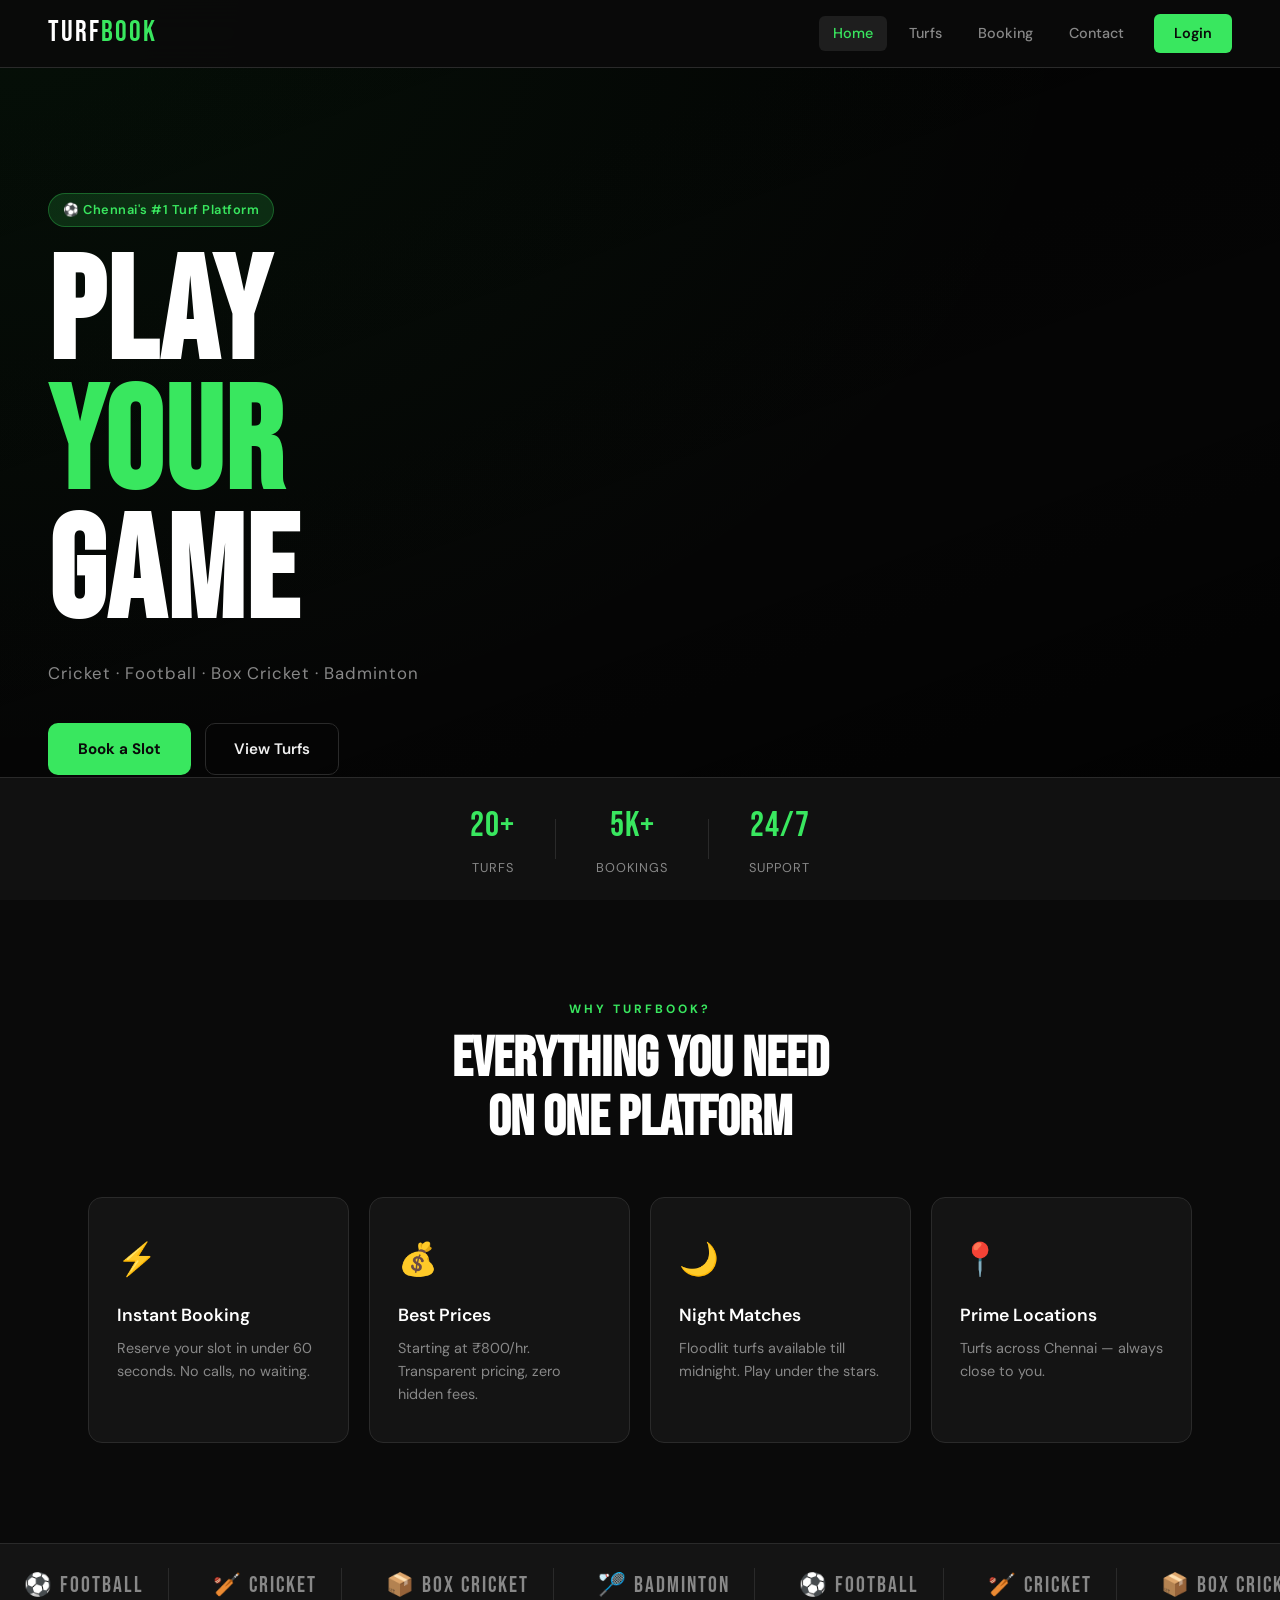
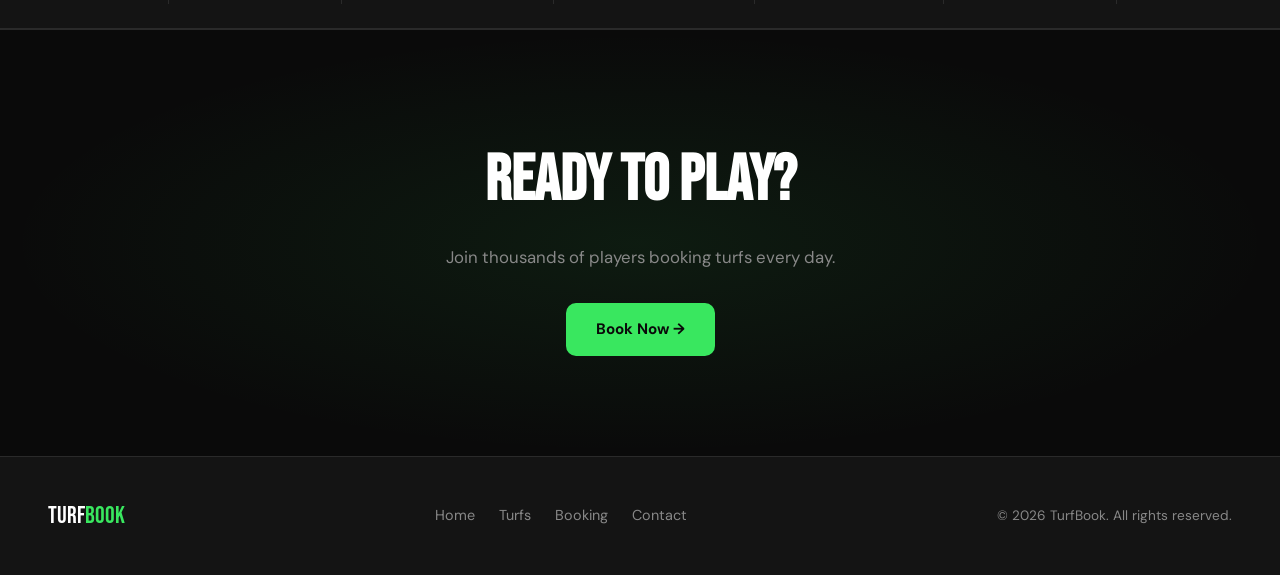
<file: html/index.html>
<!DOCTYPE html>
<html lang="en">
<head>
  <meta charset="UTF-8" />
  <meta name="viewport" content="width=device-width, initial-scale=1.0"/>
  <title>TurfBook – Book Your Turf Online</title>
  <link rel="stylesheet" href="../css/style.css" >
  <link href="https://fonts.googleapis.com/css2?family=Bebas+Neue&family=DM+Sans:wght@300;400;500;600&display=swap" rel="stylesheet"/>
</head>
<body>

<!-- HEADER -->
<header class="header">
  <a href="index.html" class="logo">TURF<span>BOOK</span></a>
  <nav class="nav">
    <a href="index.html" class="nav-link active">Home</a>
    <a href="turfs.html" class="nav-link">Turfs</a>
    <a href="booking.html" class="nav-link">Booking</a>
    <a href="contact.html" class="nav-link">Contact</a>
    <a href="login.html" class="nav-cta">Login</a>
  </nav>
  <button class="hamburger" onclick="toggleMenu()">&#9776;</button>
</header>

<!-- HERO -->
<section class="hero">
  <div class="hero-overlay"></div>
  <div class="hero-content">
    <div class="hero-badge">⚽ Chennai's #1 Turf Platform</div>
    <h1 class="hero-title">PLAY<br/><span>YOUR</span><br/>GAME</h1>
    <p class="hero-sub">Cricket · Football · Box Cricket · Badminton</p>
    <div class="hero-actions">
      <a href="booking.html" class="btn-primary">Book a Slot</a>
      <a href="turfs.html" class="btn-outline">View Turfs</a>
    </div>
  </div>
  <div class="hero-stat-strip">
    <div class="stat"><span class="stat-num">20+</span><span class="stat-label">Turfs</span></div>
    <div class="stat-divider"></div>
    <div class="stat"><span class="stat-num">5K+</span><span class="stat-label">Bookings</span></div>
    <div class="stat-divider"></div>
    <div class="stat"><span class="stat-num">24/7</span><span class="stat-label">Support</span></div>
  </div>
</section>

<!-- FEATURES -->
<section class="features">
  <div class="section-label">Why TurfBook?</div>
  <h2 class="section-title">Everything You Need<br/>On One Platform</h2>
  <div class="features-grid">
    <div class="feature-card">
      <div class="feature-icon">⚡</div>
      <h3>Instant Booking</h3>
      <p>Reserve your slot in under 60 seconds. No calls, no waiting.</p>
    </div>
    <div class="feature-card">
      <div class="feature-icon">💰</div>
      <h3>Best Prices</h3>
      <p>Starting at ₹800/hr. Transparent pricing, zero hidden fees.</p>
    </div>
    <div class="feature-card">
      <div class="feature-icon">🌙</div>
      <h3>Night Matches</h3>
      <p>Floodlit turfs available till midnight. Play under the stars.</p>
    </div>
    <div class="feature-card">
      <div class="feature-icon">📍</div>
      <h3>Prime Locations</h3>
      <p>Turfs across Chennai — always close to you.</p>
    </div>
  </div>
</section>

<!-- SPORTS STRIP -->
<section class="sports-strip">
  <div class="sport-tag">⚽ Football</div>
  <div class="sport-tag">🏏 Cricket</div>
  <div class="sport-tag">📦 Box Cricket</div>
  <div class="sport-tag">🏸 Badminton</div>
  <div class="sport-tag">⚽ Football</div>
  <div class="sport-tag">🏏 Cricket</div>
  <div class="sport-tag">📦 Box Cricket</div>
  <div class="sport-tag">🏸 Badminton</div>
</section>

<!-- CTA BAND -->
<section class="cta-band">
  <h2>Ready to Play?</h2>
  <p>Join thousands of players booking turfs every day.</p>
  <a href="booking.html" class="btn-primary">Book Now →</a>
</section>

<!-- FOOTER -->
<footer class="footer">
  <div class="footer-inner">
    <div class="footer-brand">TURF<span>BOOK</span></div>
    <nav class="footer-nav">
      <a href="index.html">Home</a>
      <a href="turfs.html">Turfs</a>
      <a href="booking.html">Booking</a>
      <a href="contact.html">Contact</a>
    </nav>
    <p class="footer-copy">© 2026 TurfBook. All rights reserved.</p>
  </div>
</footer>

<script src="../js/script.js"></script>
</body>
</html>
</file>
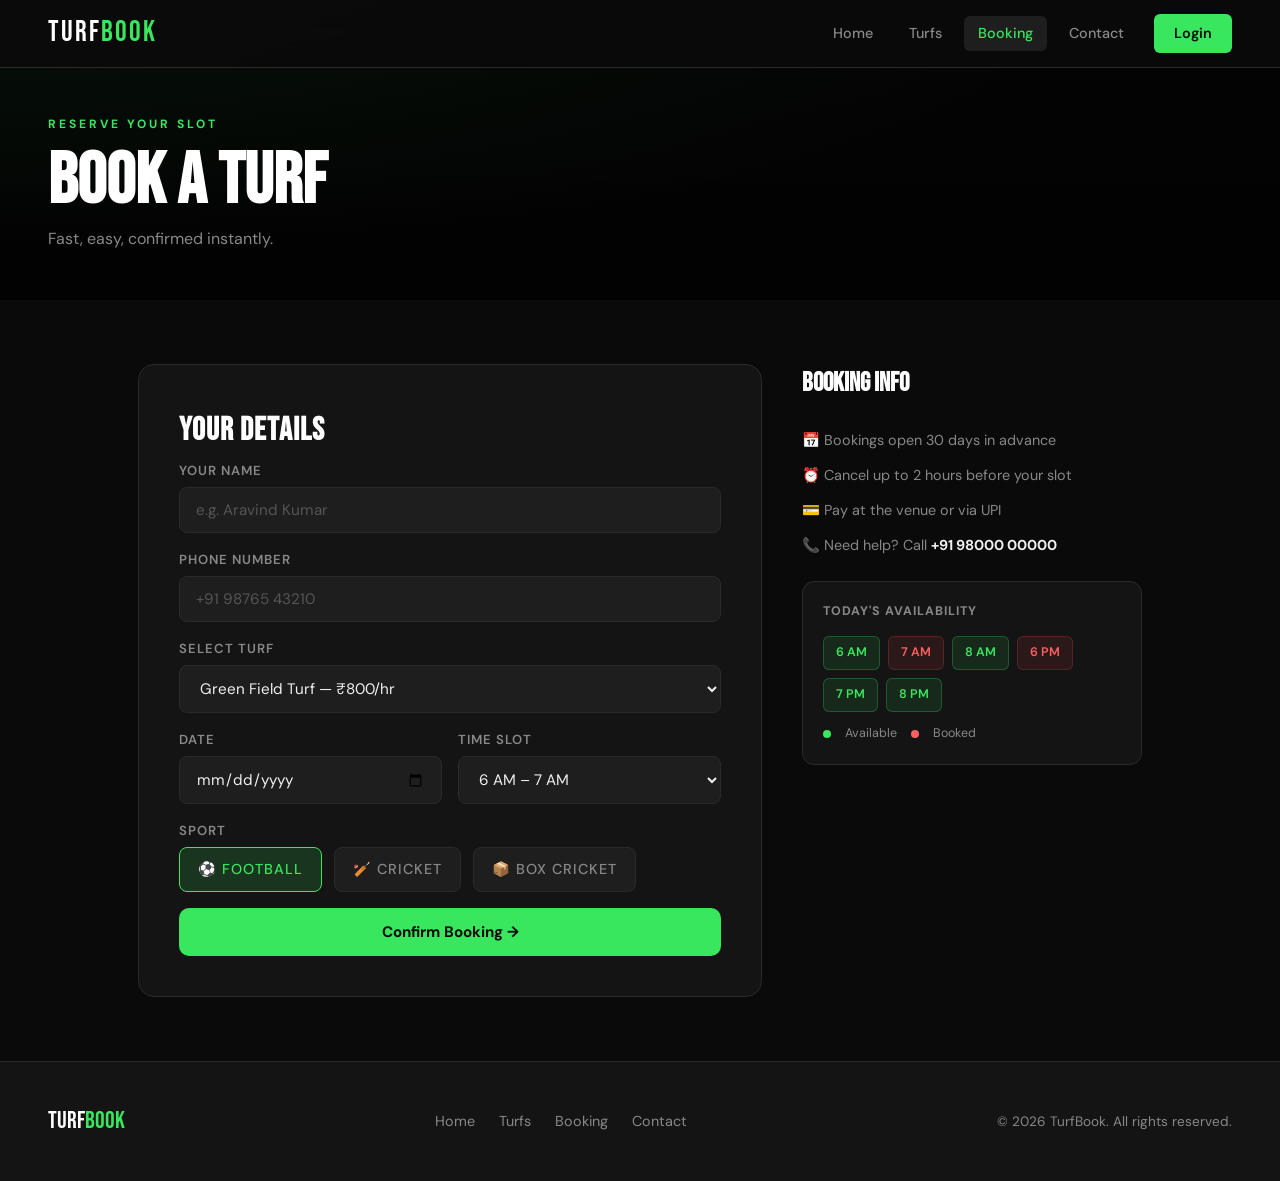
<file: html/booking.html>
<!DOCTYPE html>
<html lang="en">
<head>
  <meta charset="UTF-8"/>
  <meta name="viewport" content="width=device-width, initial-scale=1.0"/>
  <title>Book a Slot – TurfBook</title>
  <link rel="stylesheet" href="../css/style.css"/>
  <link href="https://fonts.googleapis.com/css2?family=Bebas+Neue&family=DM+Sans:wght@300;400;500;600&display=swap" rel="stylesheet"/>
</head>
<body>

<header class="header">
  <a href="index.html" class="logo">TURF<span>BOOK</span></a>
  <nav class="nav">
    <a href="index.html" class="nav-link">Home</a>
    <a href="turfs.html" class="nav-link">Turfs</a>
    <a href="booking.html" class="nav-link active">Booking</a>
    <a href="contact.html" class="nav-link">Contact</a>
    <a href="login.html" class="nav-cta">Login</a>
  </nav>
  <button class="hamburger" onclick="toggleMenu()">&#9776;</button>
</header>

<section class="page-hero short-hero">
  <div class="hero-overlay"></div>
  <div class="page-hero-content">
    <div class="section-label" style="color:var(--accent)">Reserve Your Slot</div>
    <h1 class="page-title">Book a Turf</h1>
    <p>Fast, easy, confirmed instantly.</p>
  </div>
</section>

<section class="booking-section">
  <div class="booking-layout">
    <div class="booking-form-wrap">
      <h2 class="form-heading">Your Details</h2>
      <form id="bookingForm" class="booking-form" onsubmit="bookTurf(event)">

        <div class="form-group">
          <label>Your Name</label>
          <input type="text" id="name" placeholder="e.g. Aravind Kumar" required/>
        </div>

        <div class="form-group">
          <label>Phone Number</label>
          <input type="tel" id="phone" placeholder="+91 98765 43210"/>
        </div>

        <div class="form-group">
          <label>Select Turf</label>
          <select id="turf">
            <option value="Green Field Turf (₹800/hr)">Green Field Turf — ₹800/hr</option>
            <option value="City Arena (₹1000/hr)">City Arena — ₹1000/hr</option>
            <option value="Elite Turf (₹1200/hr)">Elite Turf — ₹1200/hr</option>
          </select>
        </div>

        <div class="form-row">
          <div class="form-group">
            <label>Date</label>
            <input type="date" id="date" required/>
          </div>
          <div class="form-group">
            <label>Time Slot</label>
            <select id="time">
              <option>6 AM – 7 AM</option>
              <option>7 AM – 8 AM</option>
              <option>8 AM – 9 AM</option>
              <option>5 PM – 6 PM</option>
              <option>6 PM – 7 PM</option>
              <option>7 PM – 8 PM</option>
              <option>8 PM – 9 PM</option>
            </select>
          </div>
        </div>

        <div class="form-group">
          <label>Sport</label>
          <div class="sport-select-row">
            <label class="sport-option"><input type="radio" name="sport" value="Football" checked/><span>⚽ Football</span></label>
            <label class="sport-option"><input type="radio" name="sport" value="Cricket"/><span>🏏 Cricket</span></label>
            <label class="sport-option"><input type="radio" name="sport" value="Box Cricket"/><span>📦 Box Cricket</span></label>
          </div>
        </div>

        <button type="submit" class="btn-primary full-width">Confirm Booking →</button>
      </form>
    </div>

    <div class="booking-summary" id="bookingSummary" style="display:none">
      <div class="summary-icon">✅</div>
      <h3>Booking Confirmed!</h3>
      <div class="summary-details" id="summaryDetails"></div>
      <a href="index.html" class="btn-outline" style="margin-top:24px;display:inline-block">Back to Home</a>
    </div>

    <div class="booking-info">
      <h3>Booking Info</h3>
      <ul class="info-list">
        <li>📅 Bookings open 30 days in advance</li>
        <li>⏰ Cancel up to 2 hours before your slot</li>
        <li>💳 Pay at the venue or via UPI</li>
        <li>📞 Need help? Call <strong>+91 98000 00000</strong></li>
      </ul>
      <div class="info-card">
        <div class="info-card-label">Today's Availability</div>
        <div class="slots-row">
          <span class="slot available">6 AM</span>
          <span class="slot booked">7 AM</span>
          <span class="slot available">8 AM</span>
          <span class="slot booked">6 PM</span>
          <span class="slot available">7 PM</span>
          <span class="slot available">8 PM</span>
        </div>
        <div class="slot-legend"><span class="dot green"></span>Available <span class="dot red"></span>Booked</div>
      </div>
    </div>
  </div>
</section>

<footer class="footer">
  <div class="footer-inner">
    <div class="footer-brand">TURF<span>BOOK</span></div>
    <nav class="footer-nav">
      <a href="index.html">Home</a>
      <a href="turfs.html">Turfs</a>
      <a href="booking.html">Booking</a>
      <a href="contact.html">Contact</a>
    </nav>
    <p class="footer-copy">© 2026 TurfBook. All rights reserved.</p>
  </div>
</footer>

<script src="../js/script.js"></script>
</body>
</html>
</file>
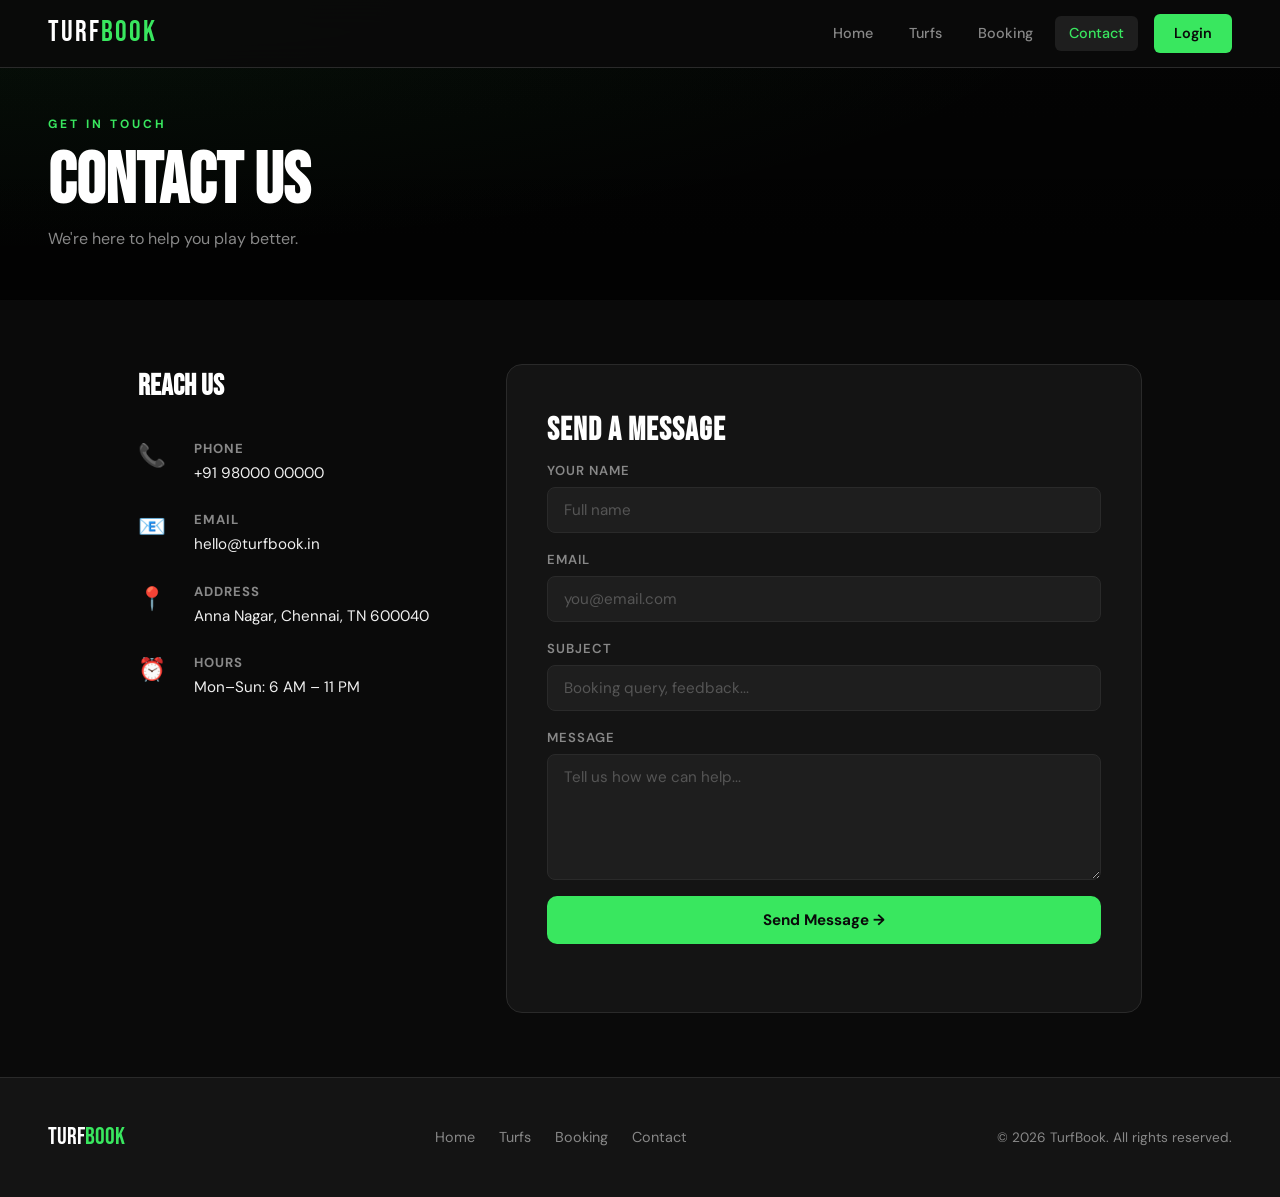
<file: html/contact.html>
<!DOCTYPE html>
<html lang="en">
<head>
  <meta charset="UTF-8"/>
  <meta name="viewport" content="width=device-width, initial-scale=1.0"/>
  <title>Contact – TurfBook</title>
  <link rel="stylesheet" href="../css/style.css"/>
  <link href="https://fonts.googleapis.com/css2?family=Bebas+Neue&family=DM+Sans:wght@300;400;500;600&display=swap" rel="stylesheet"/>
</head>
<body>

<header class="header">
  <a href="index.html" class="logo">TURF<span>BOOK</span></a>
  <nav class="nav">
    <a href="index.html" class="nav-link">Home</a>
    <a href="turfs.html" class="nav-link">Turfs</a>
    <a href="booking.html" class="nav-link">Booking</a>
    <a href="contact.html" class="nav-link active">Contact</a>
    <a href="login.html" class="nav-cta">Login</a>
  </nav>
  <button class="hamburger" onclick="toggleMenu()">&#9776;</button>
</header>

<section class="page-hero short-hero">
  <div class="hero-overlay"></div>
  <div class="page-hero-content">
    <div class="section-label" style="color:var(--accent)">Get In Touch</div>
    <h1 class="page-title">Contact Us</h1>
    <p>We're here to help you play better.</p>
  </div>
</section>

<section class="contact-section">
  <div class="contact-layout">
    <div class="contact-info">
      <h3>Reach Us</h3>
      <div class="contact-item"><div class="ci-icon">📞</div><div><strong>Phone</strong><p>+91 98000 00000</p></div></div>
      <div class="contact-item"><div class="ci-icon">📧</div><div><strong>Email</strong><p>hello@turfbook.in</p></div></div>
      <div class="contact-item"><div class="ci-icon">📍</div><div><strong>Address</strong><p>Anna Nagar, Chennai, TN 600040</p></div></div>
      <div class="contact-item"><div class="ci-icon">⏰</div><div><strong>Hours</strong><p>Mon–Sun: 6 AM – 11 PM</p></div></div>
    </div>
    <div class="contact-form-wrap">
      <h2 class="form-heading">Send a Message</h2>
      <form class="booking-form" onsubmit="sendContact(event)">
        <div class="form-group"><label>Your Name</label><input type="text" placeholder="Full name" required/></div>
        <div class="form-group"><label>Email</label><input type="email" placeholder="you@email.com" required/></div>
        <div class="form-group"><label>Subject</label><input type="text" placeholder="Booking query, feedback..."/></div>
        <div class="form-group"><label>Message</label><textarea placeholder="Tell us how we can help..." rows="5"></textarea></div>
        <button type="submit" class="btn-primary full-width">Send Message →</button>
        <p id="contactMsg" style="color:var(--accent);margin-top:12px;font-weight:600;text-align:center"></p>
      </form>
    </div>
  </div>
</section>

<footer class="footer">
  <div class="footer-inner">
    <div class="footer-brand">TURF<span>BOOK</span></div>
    <nav class="footer-nav">
      <a href="index.html">Home</a>
      <a href="turfs.html">Turfs</a>
      <a href="booking.html">Booking</a>
      <a href="contact.html">Contact</a>
    </nav>
    <p class="footer-copy">© 2026 TurfBook. All rights reserved.</p>
  </div>
</footer>
<script src="../js/script.js"></script>
</body>
</html>
</file>
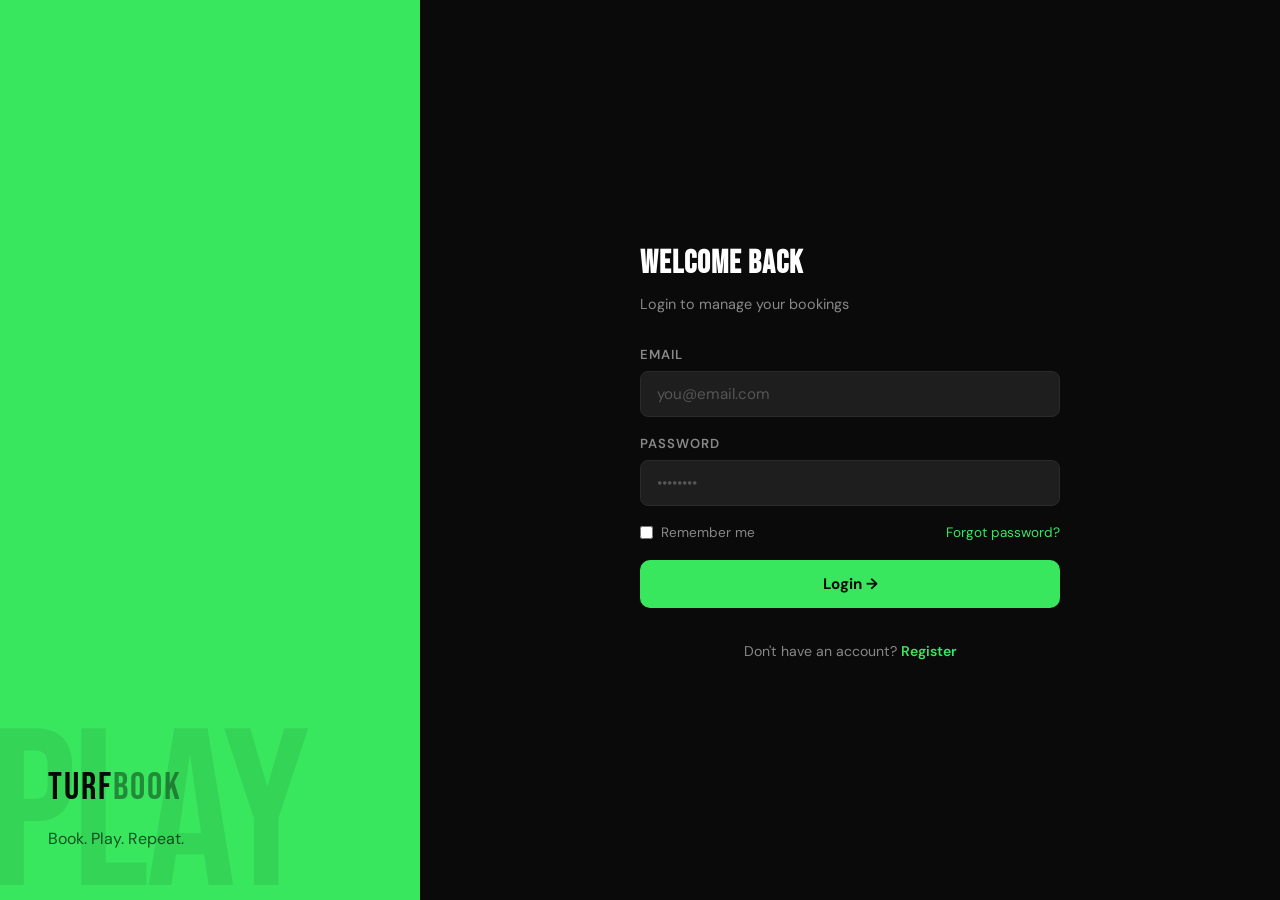
<file: html/login.html>
<!DOCTYPE html>
<html lang="en">
<head>
  <meta charset="UTF-8"/>
  <meta name="viewport" content="width=device-width, initial-scale=1.0"/>
  <title>Login – TurfBook</title>
  <link rel="stylesheet" href="../css/style.css"/>
  <link href="https://fonts.googleapis.com/css2?family=Bebas+Neue&family=DM+Sans:wght@300;400;500;600&display=swap" rel="stylesheet"/>
</head>
<body class="auth-page">

<div class="auth-split">
  <div class="auth-brand-panel">
    <a href="index.html" class="logo large">TURF<span>BOOK</span></a>
    <p class="auth-tagline">Book. Play. Repeat.</p>
    <div class="auth-bg-text">PLAY</div>
  </div>
  <div class="auth-form-panel">
    <div class="auth-form-wrap">
      <h2 class="form-heading">Welcome Back</h2>
      <p class="form-sub">Login to manage your bookings</p>
      <form class="booking-form" onsubmit="handleLogin(event)">
        <div class="form-group"><label>Email</label><input type="email" placeholder="you@email.com" required/></div>
        <div class="form-group"><label>Password</label><input type="password" placeholder="••••••••" required/></div>
        <div class="form-options">
          <label class="remember"><input type="checkbox"/> Remember me</label>
          <a href="#" class="forgot">Forgot password?</a>
        </div>
        <button type="submit" class="btn-primary full-width">Login →</button>
        <p class="auth-switch">Don't have an account? <a href="register.html">Register</a></p>
      </form>
    </div>
  </div>
</div>

<script src="../js/script.js"></script>
</body>
</html>
</file>
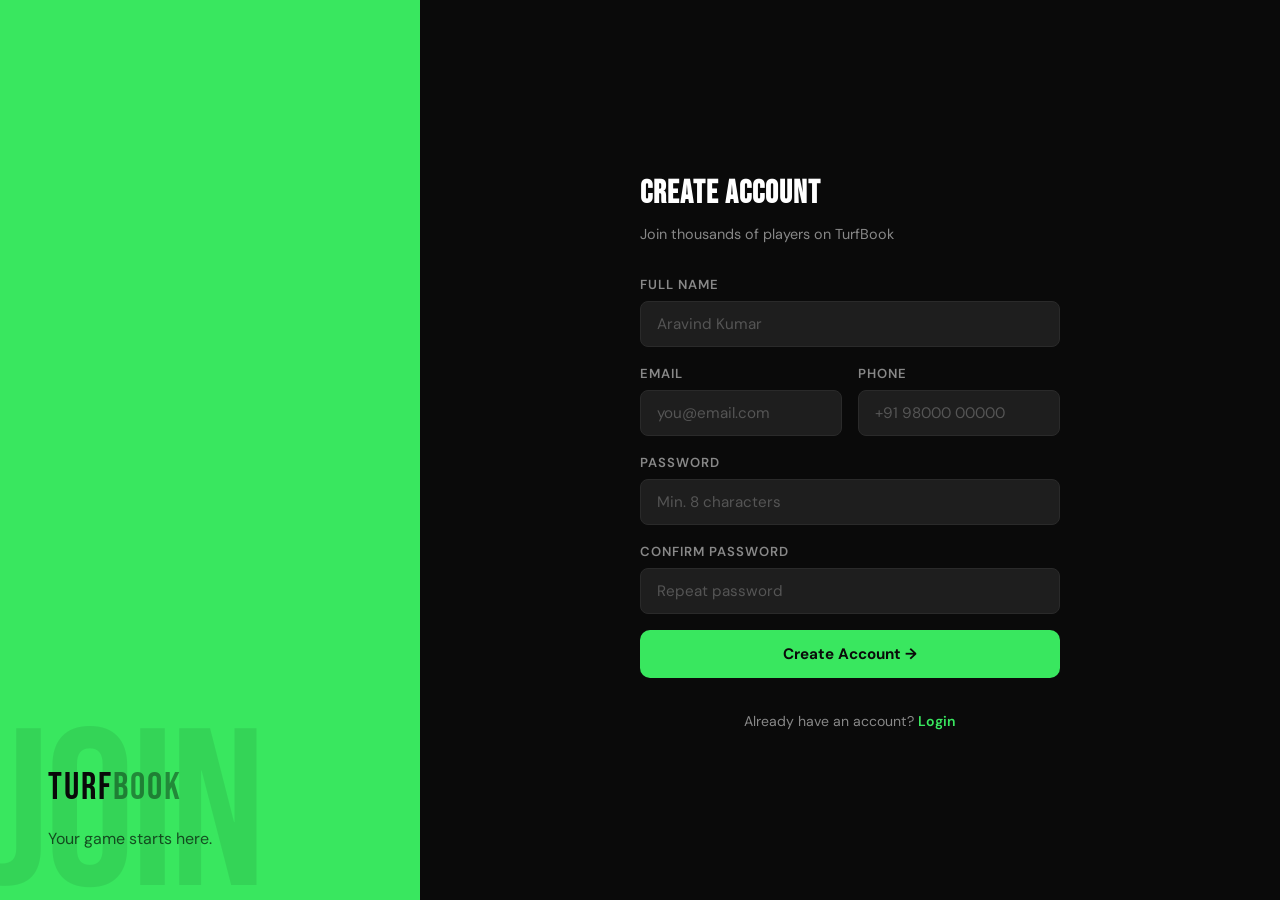
<file: html/register.html>
<!DOCTYPE html>
<html lang="en">
<head>
  <meta charset="UTF-8"/>
  <meta name="viewport" content="width=device-width, initial-scale=1.0"/>
  <title>Register – TurfBook</title>
  <link rel="stylesheet" href="../css/style.css"/>
  <link href="https://fonts.googleapis.com/css2?family=Bebas+Neue&family=DM+Sans:wght@300;400;500;600&display=swap" rel="stylesheet"/>
</head>
<body class="auth-page">

<div class="auth-split">
  <div class="auth-brand-panel">
    <a href="index.html" class="logo large">TURF<span>BOOK</span></a>
    <p class="auth-tagline">Your game starts here.</p>
    <div class="auth-bg-text">JOIN</div>
  </div>
  <div class="auth-form-panel">
    <div class="auth-form-wrap">
      <h2 class="form-heading">Create Account</h2>
      <p class="form-sub">Join thousands of players on TurfBook</p>
      <form class="booking-form" onsubmit="handleRegister(event)">
        <div class="form-group"><label>Full Name</label><input type="text" placeholder="Aravind Kumar" required/></div>
        <div class="form-row">
          <div class="form-group"><label>Email</label><input type="email" placeholder="you@email.com" required/></div>
          <div class="form-group"><label>Phone</label><input type="tel" placeholder="+91 98000 00000" required/></div>
        </div>
        <div class="form-group"><label>Password</label><input type="password" placeholder="Min. 8 characters" required/></div>
        <div class="form-group"><label>Confirm Password</label><input type="password" placeholder="Repeat password" required/></div>
        <button type="submit" class="btn-primary full-width">Create Account →</button>
        <p class="auth-switch">Already have an account? <a href="login.html">Login</a></p>
      </form>
    </div>
  </div>
</div>

<script src="../js/script.js"></script>
</body>
</html>
</file>
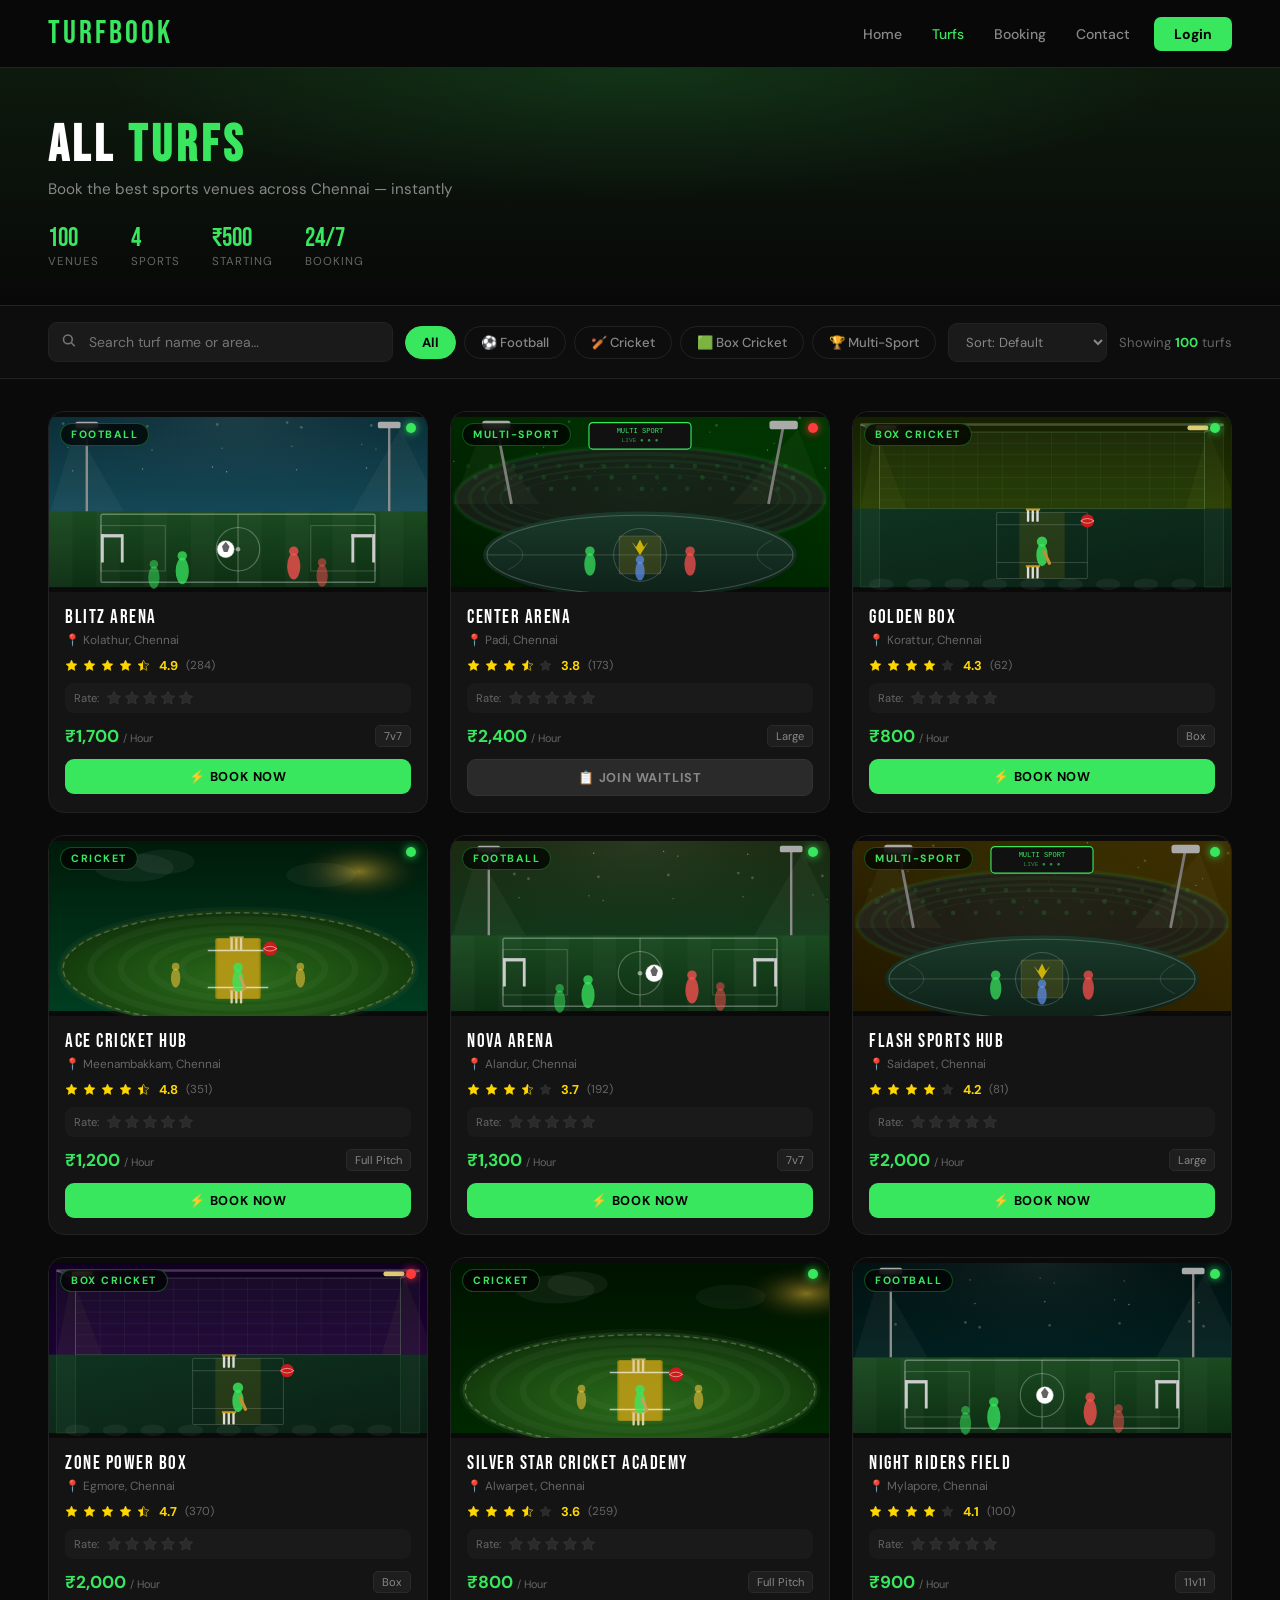
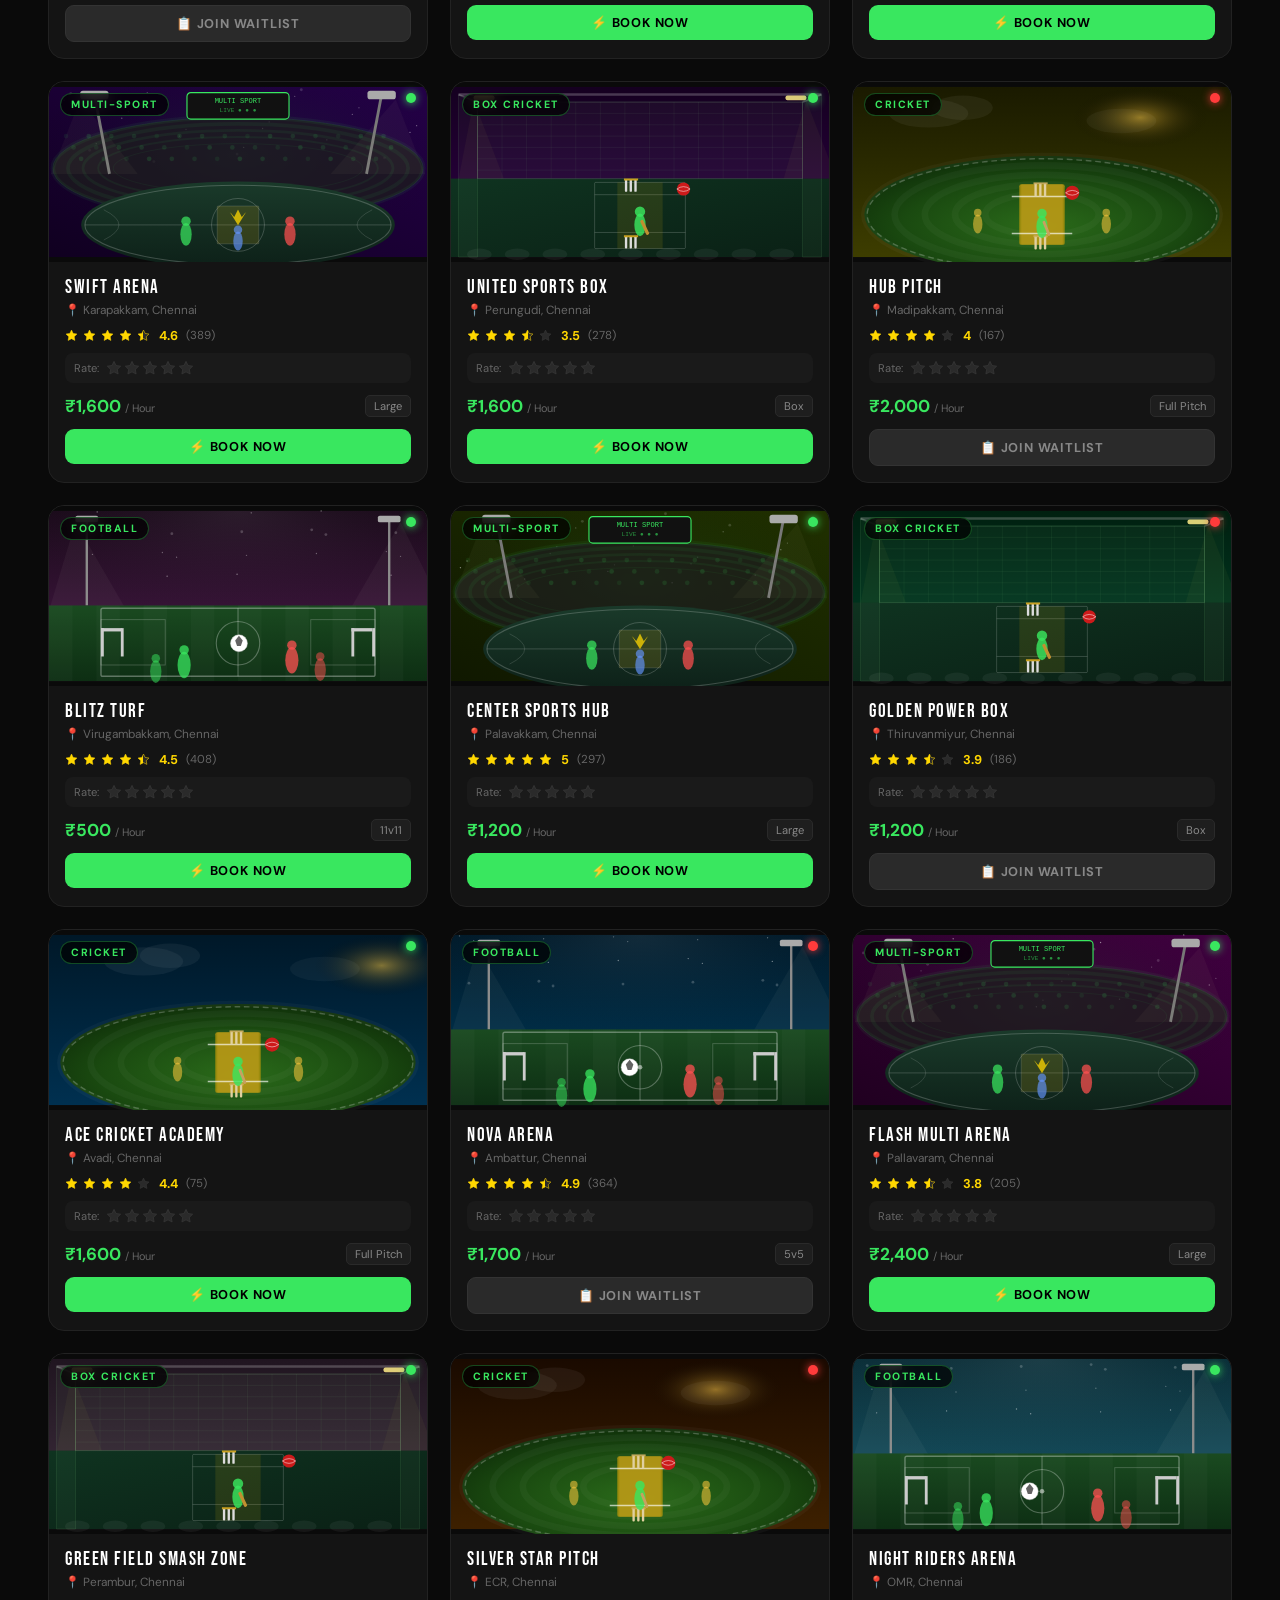
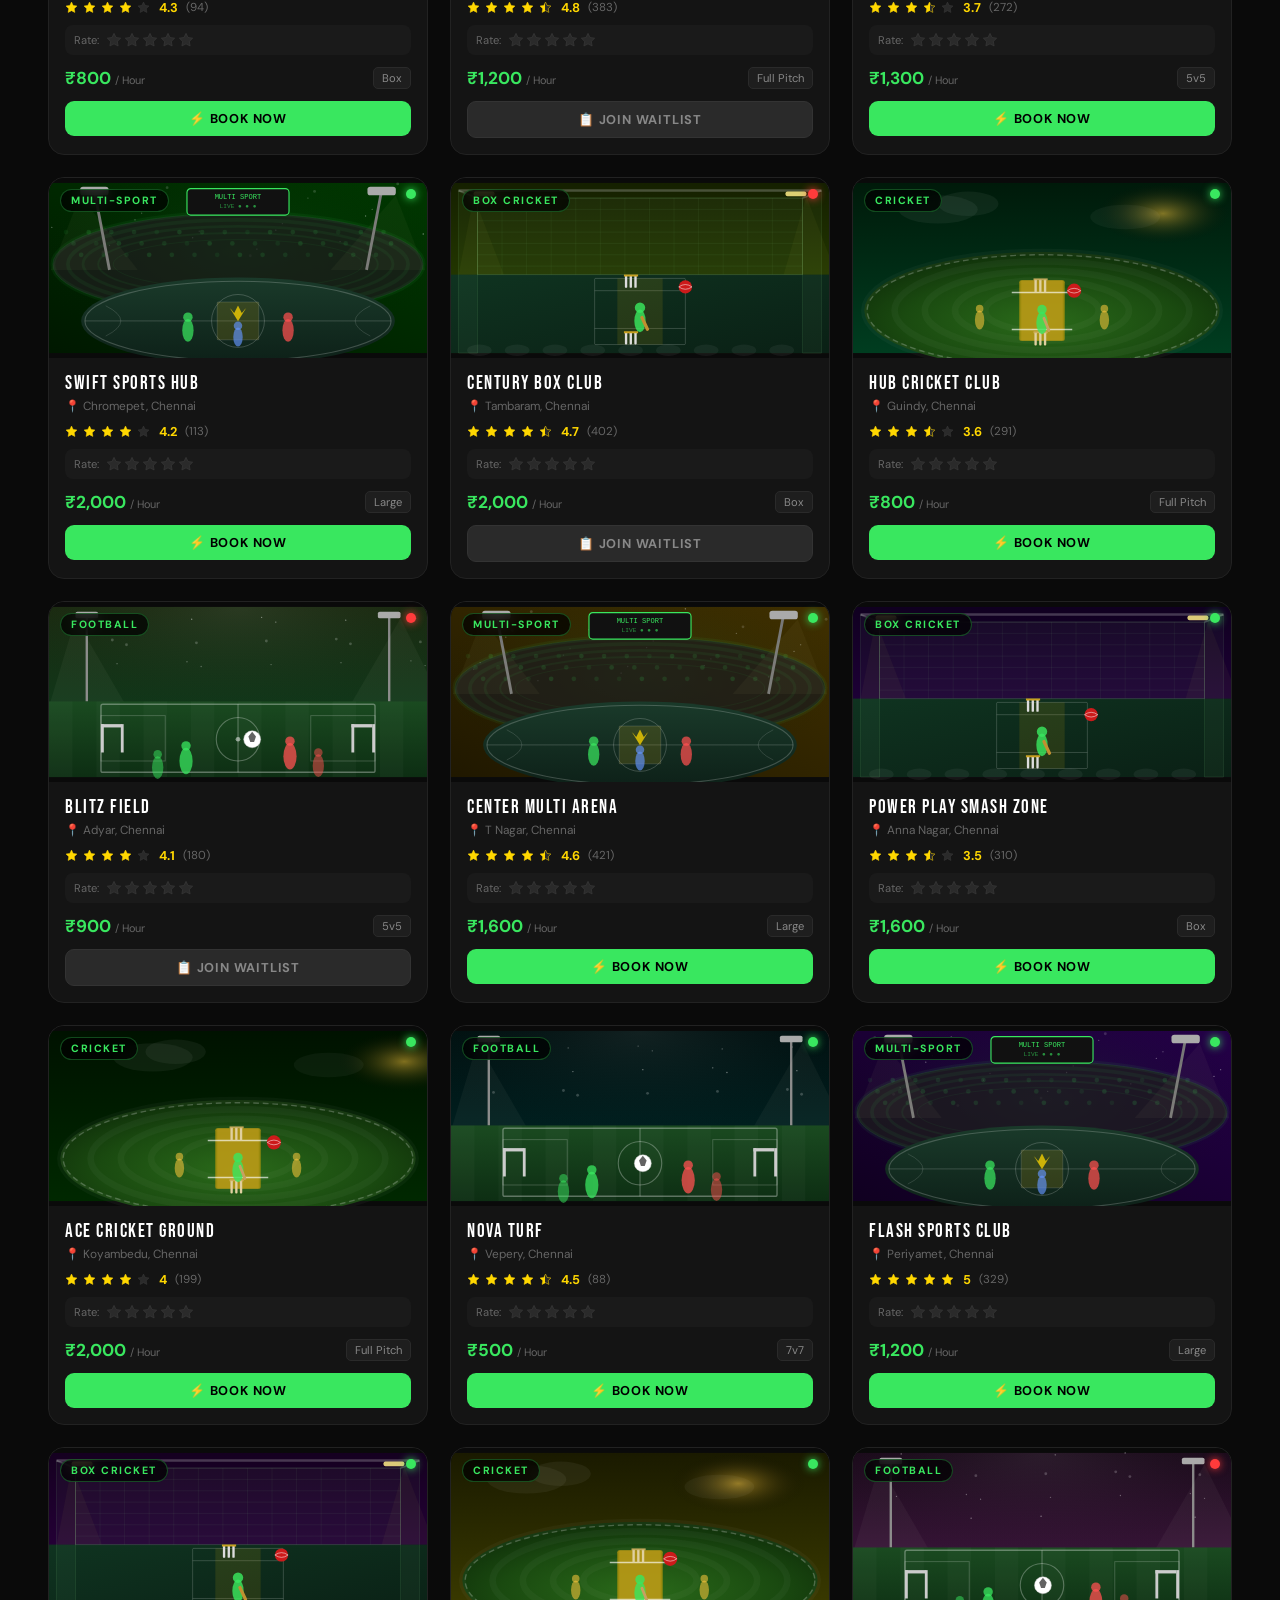
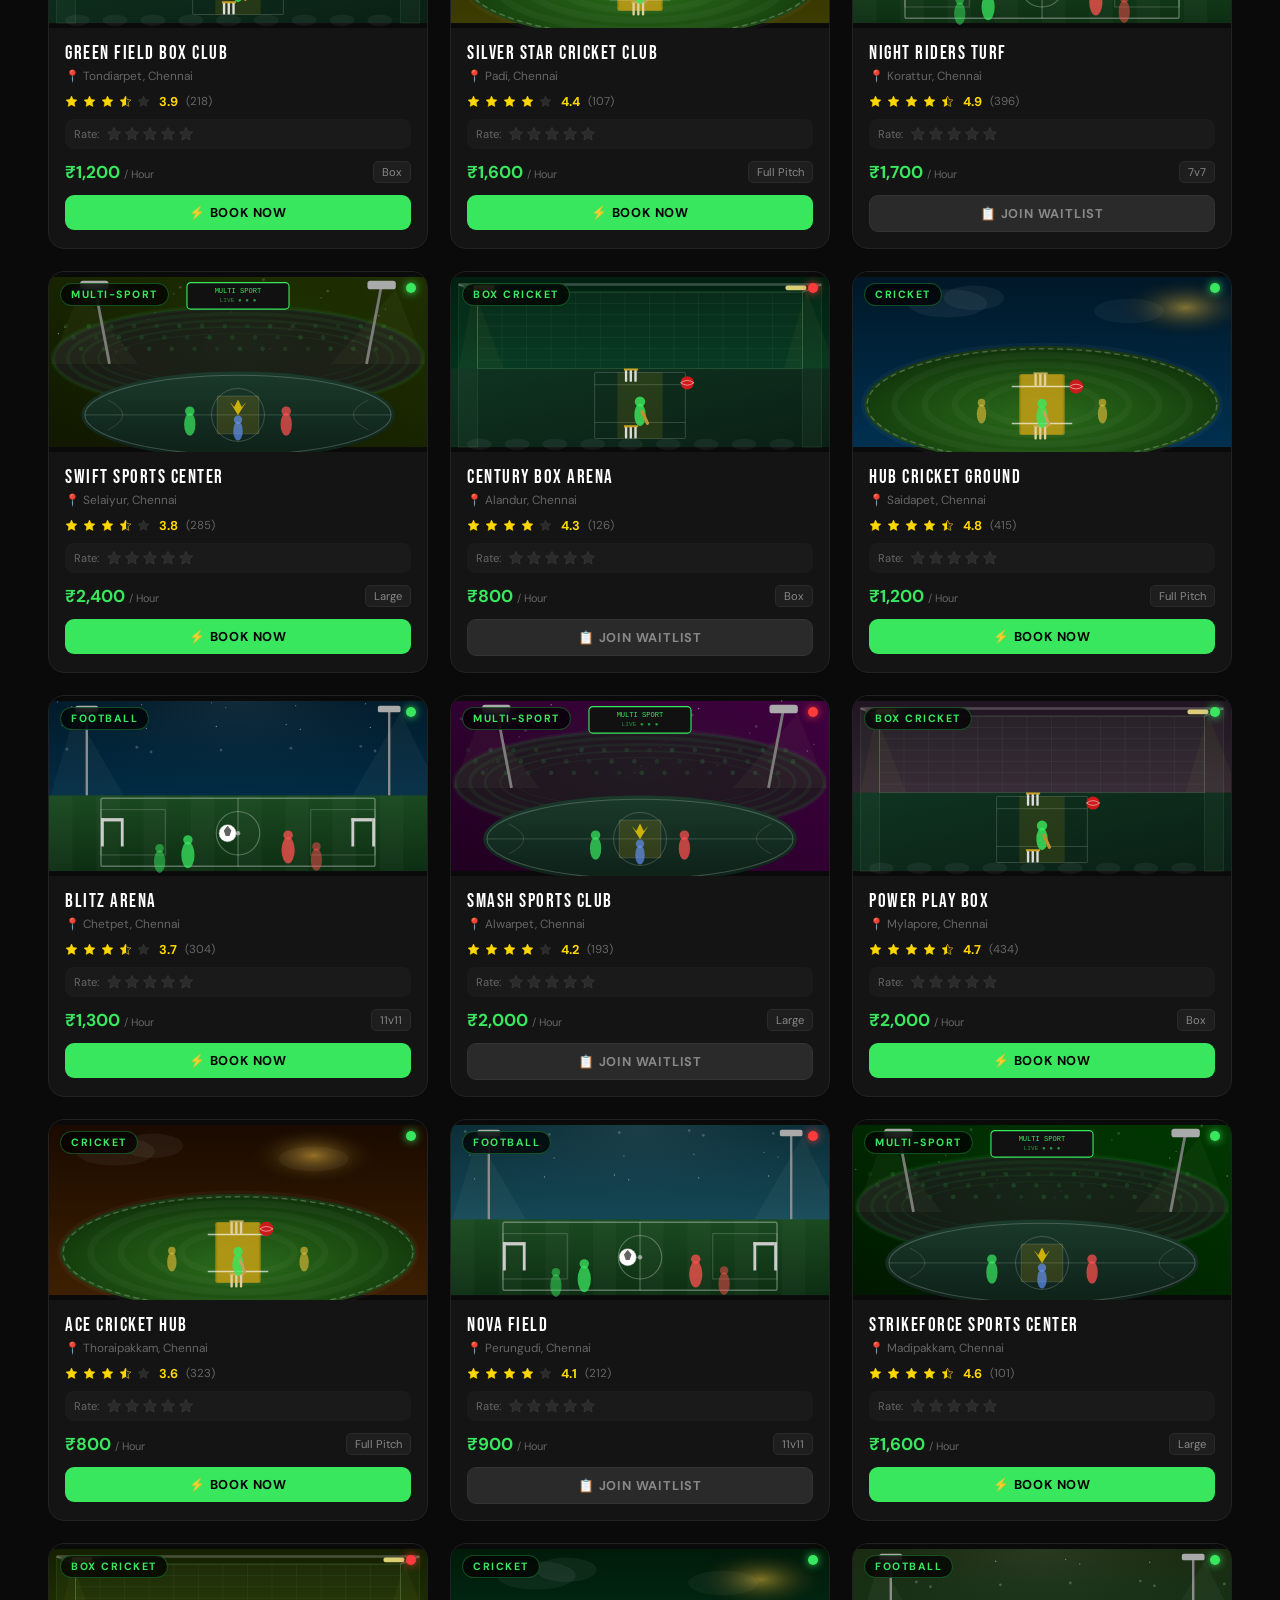
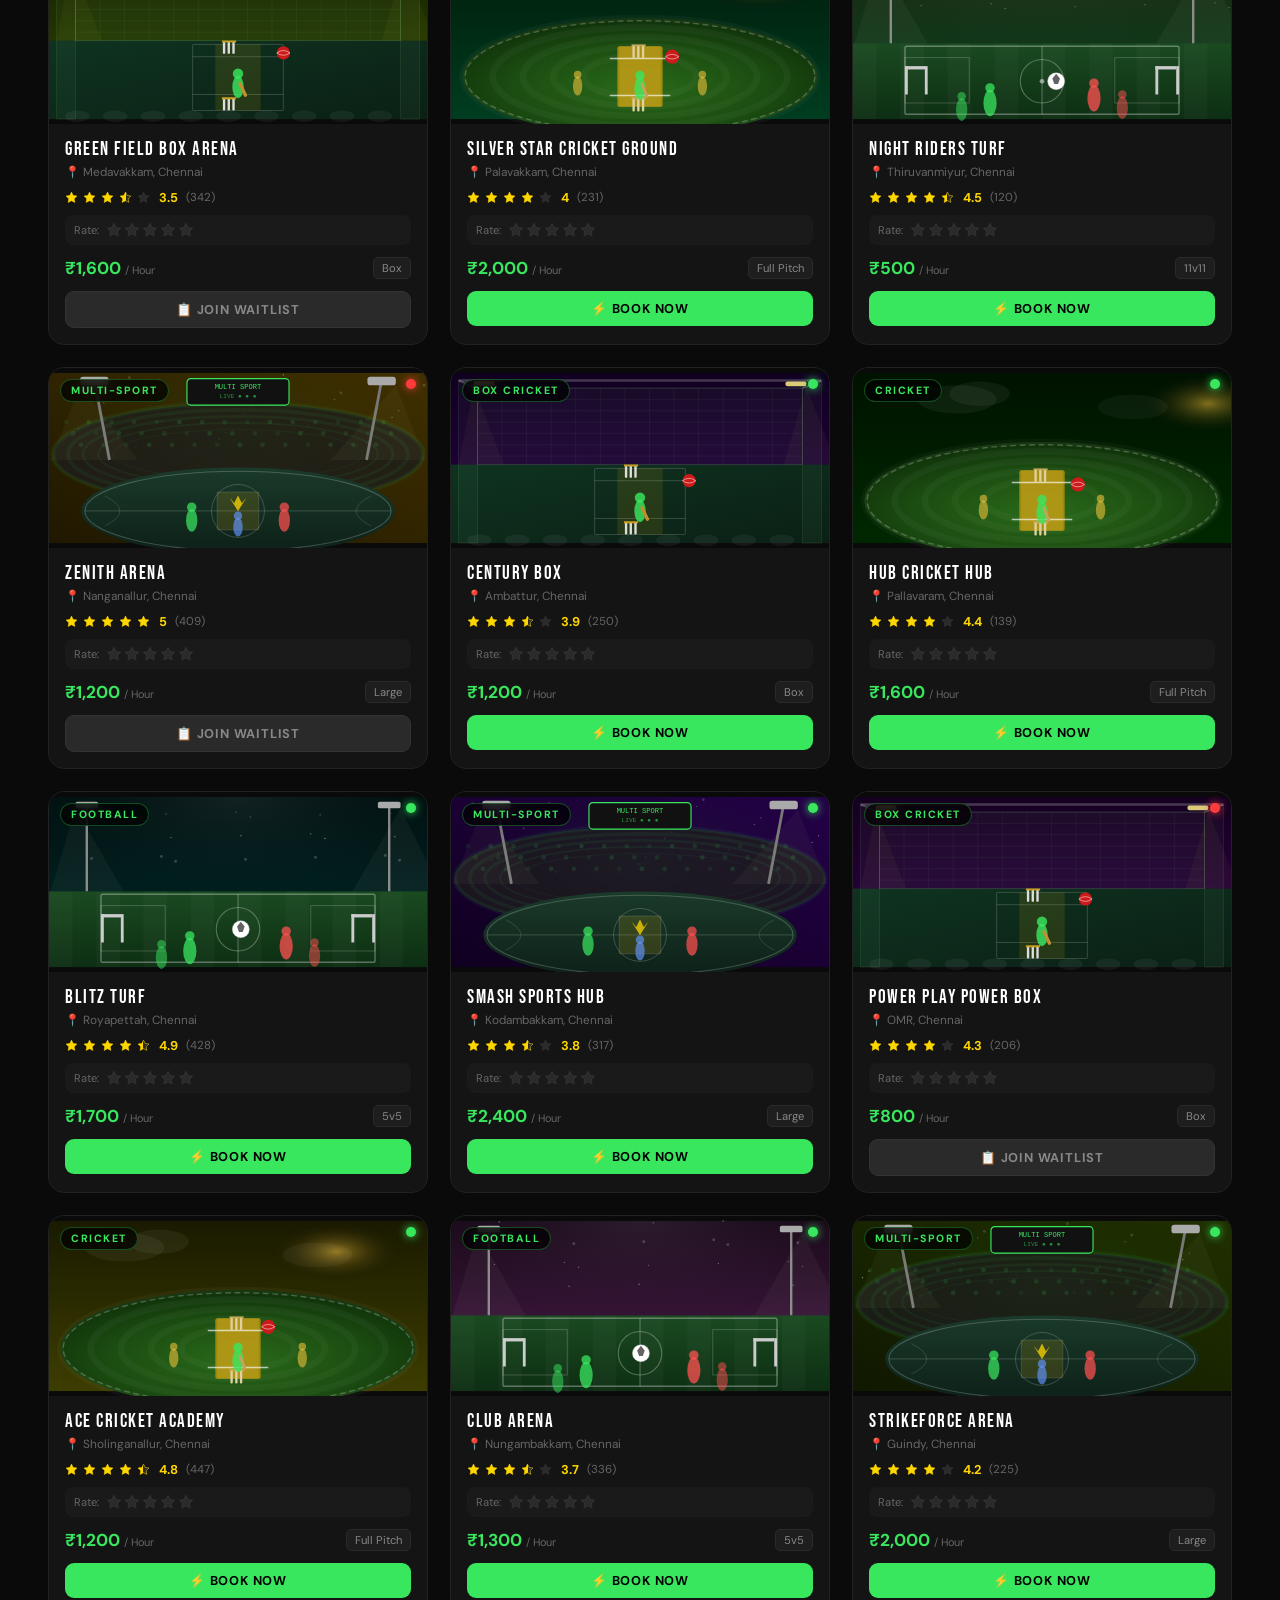
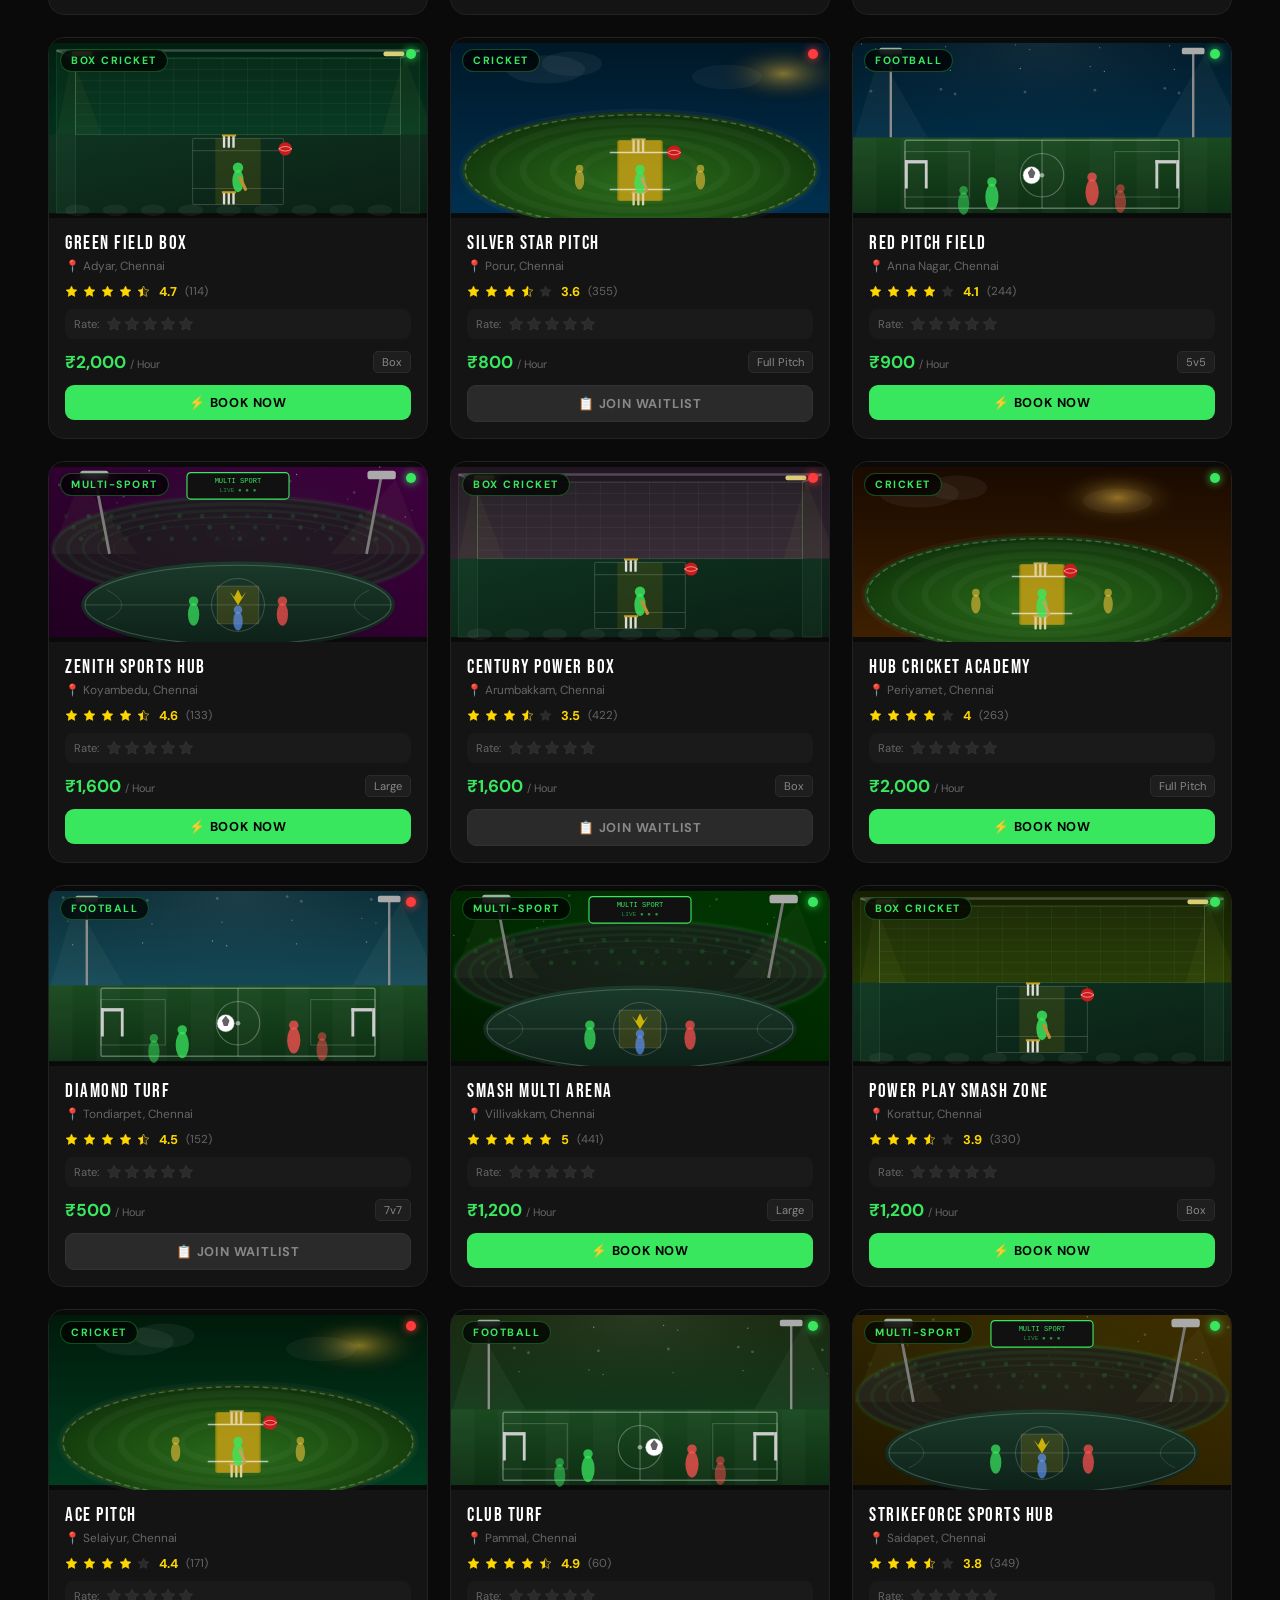
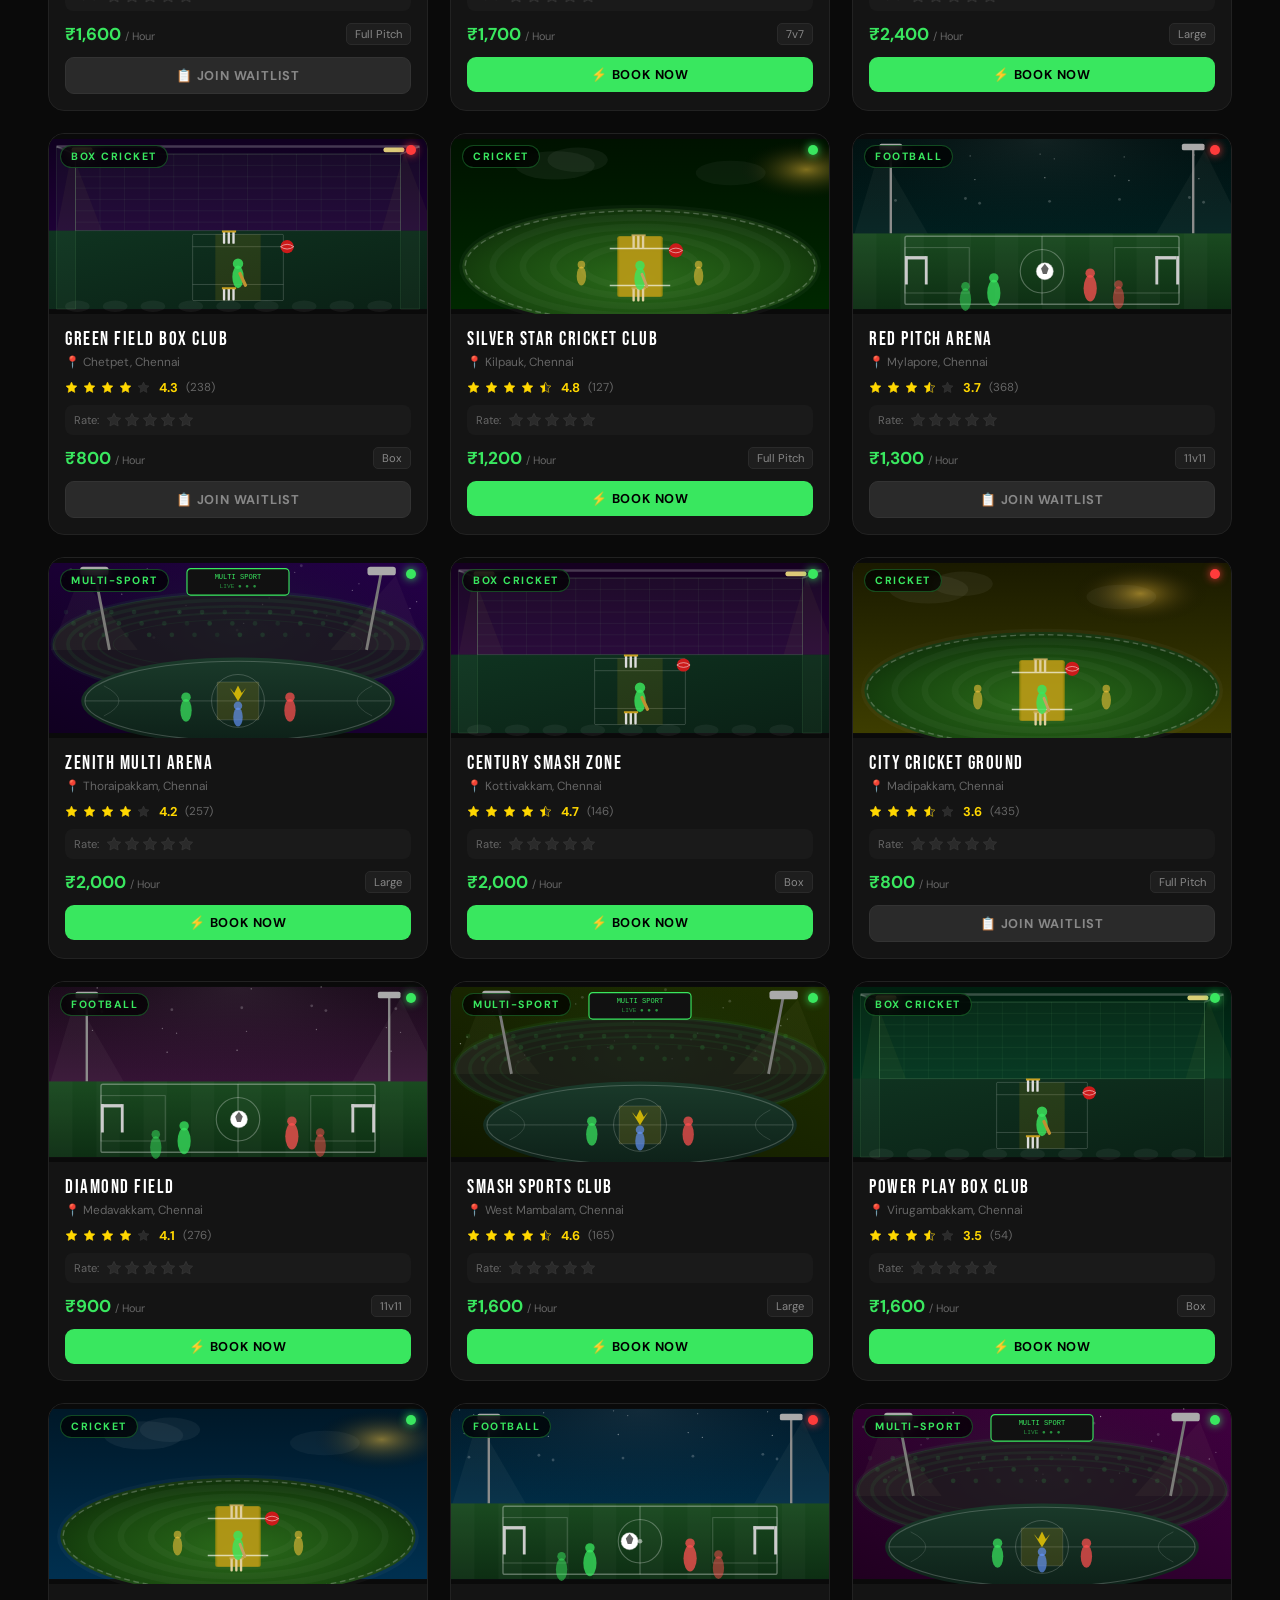
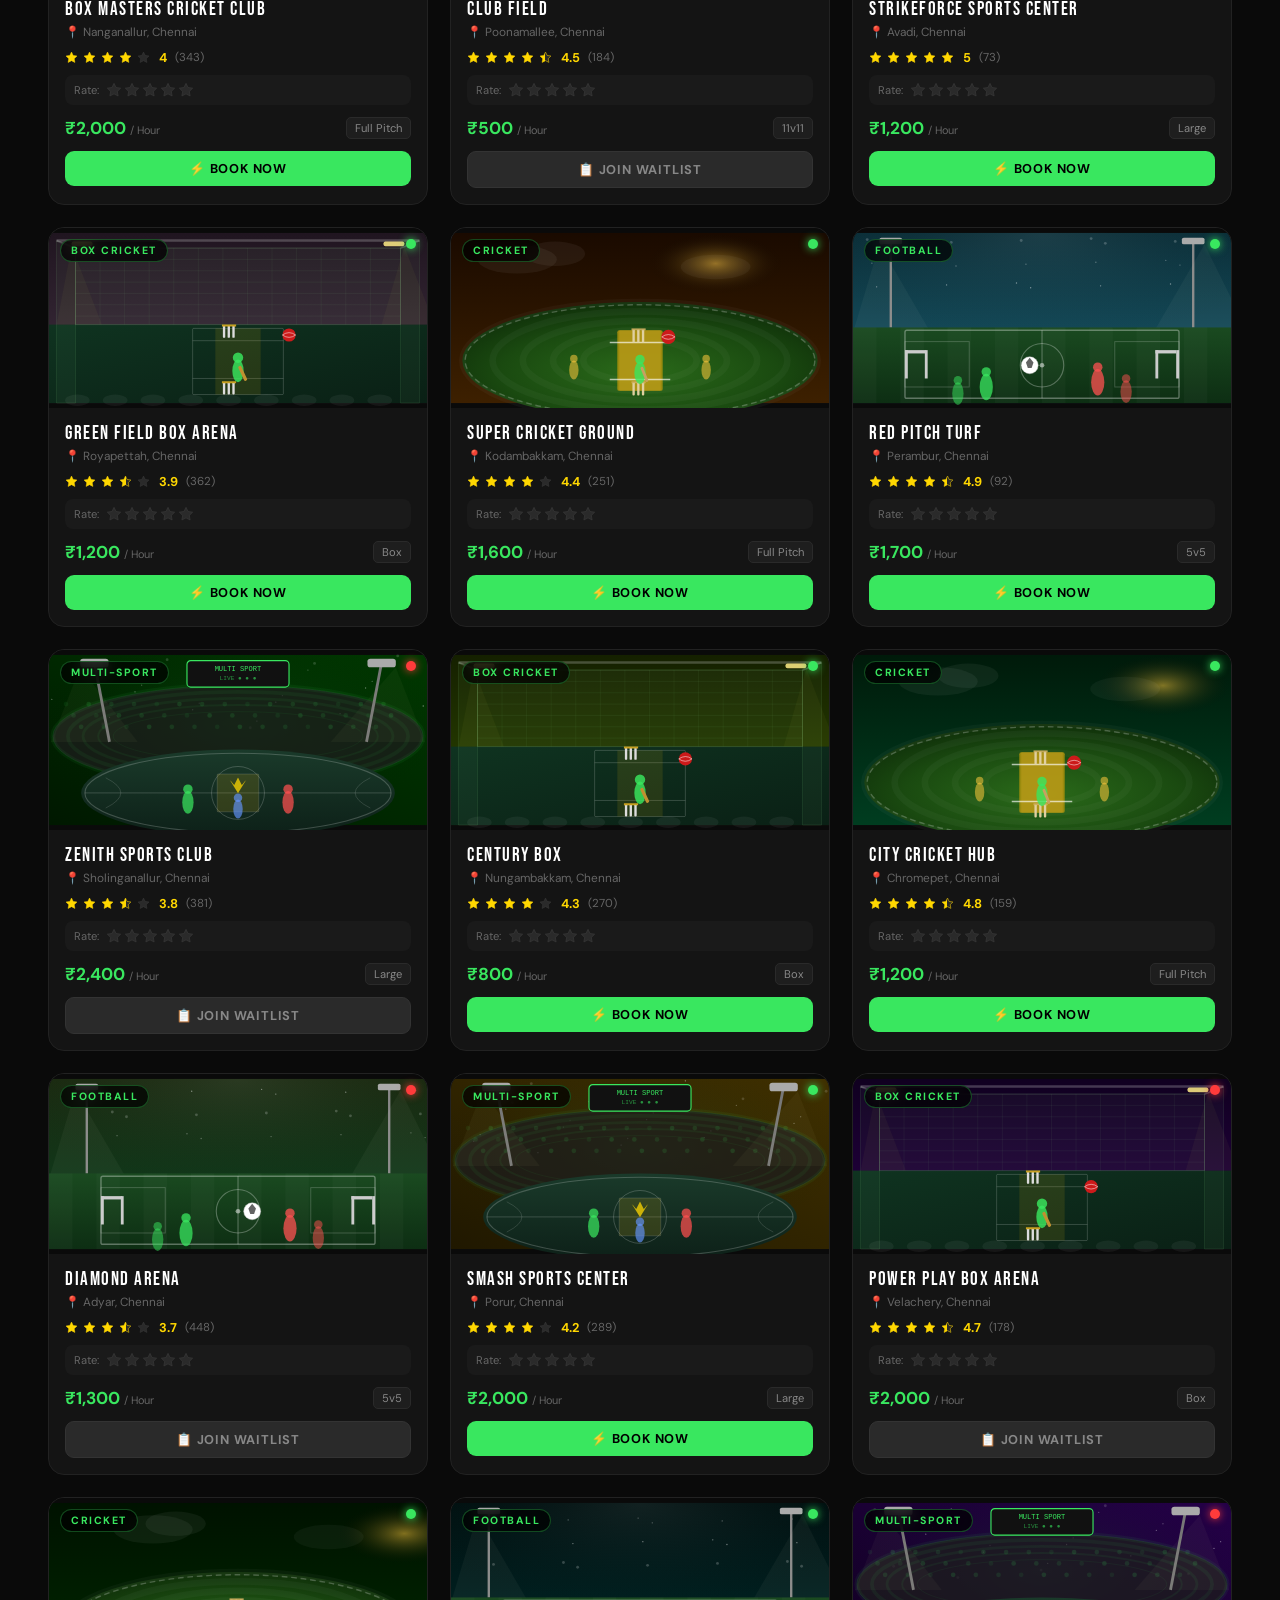
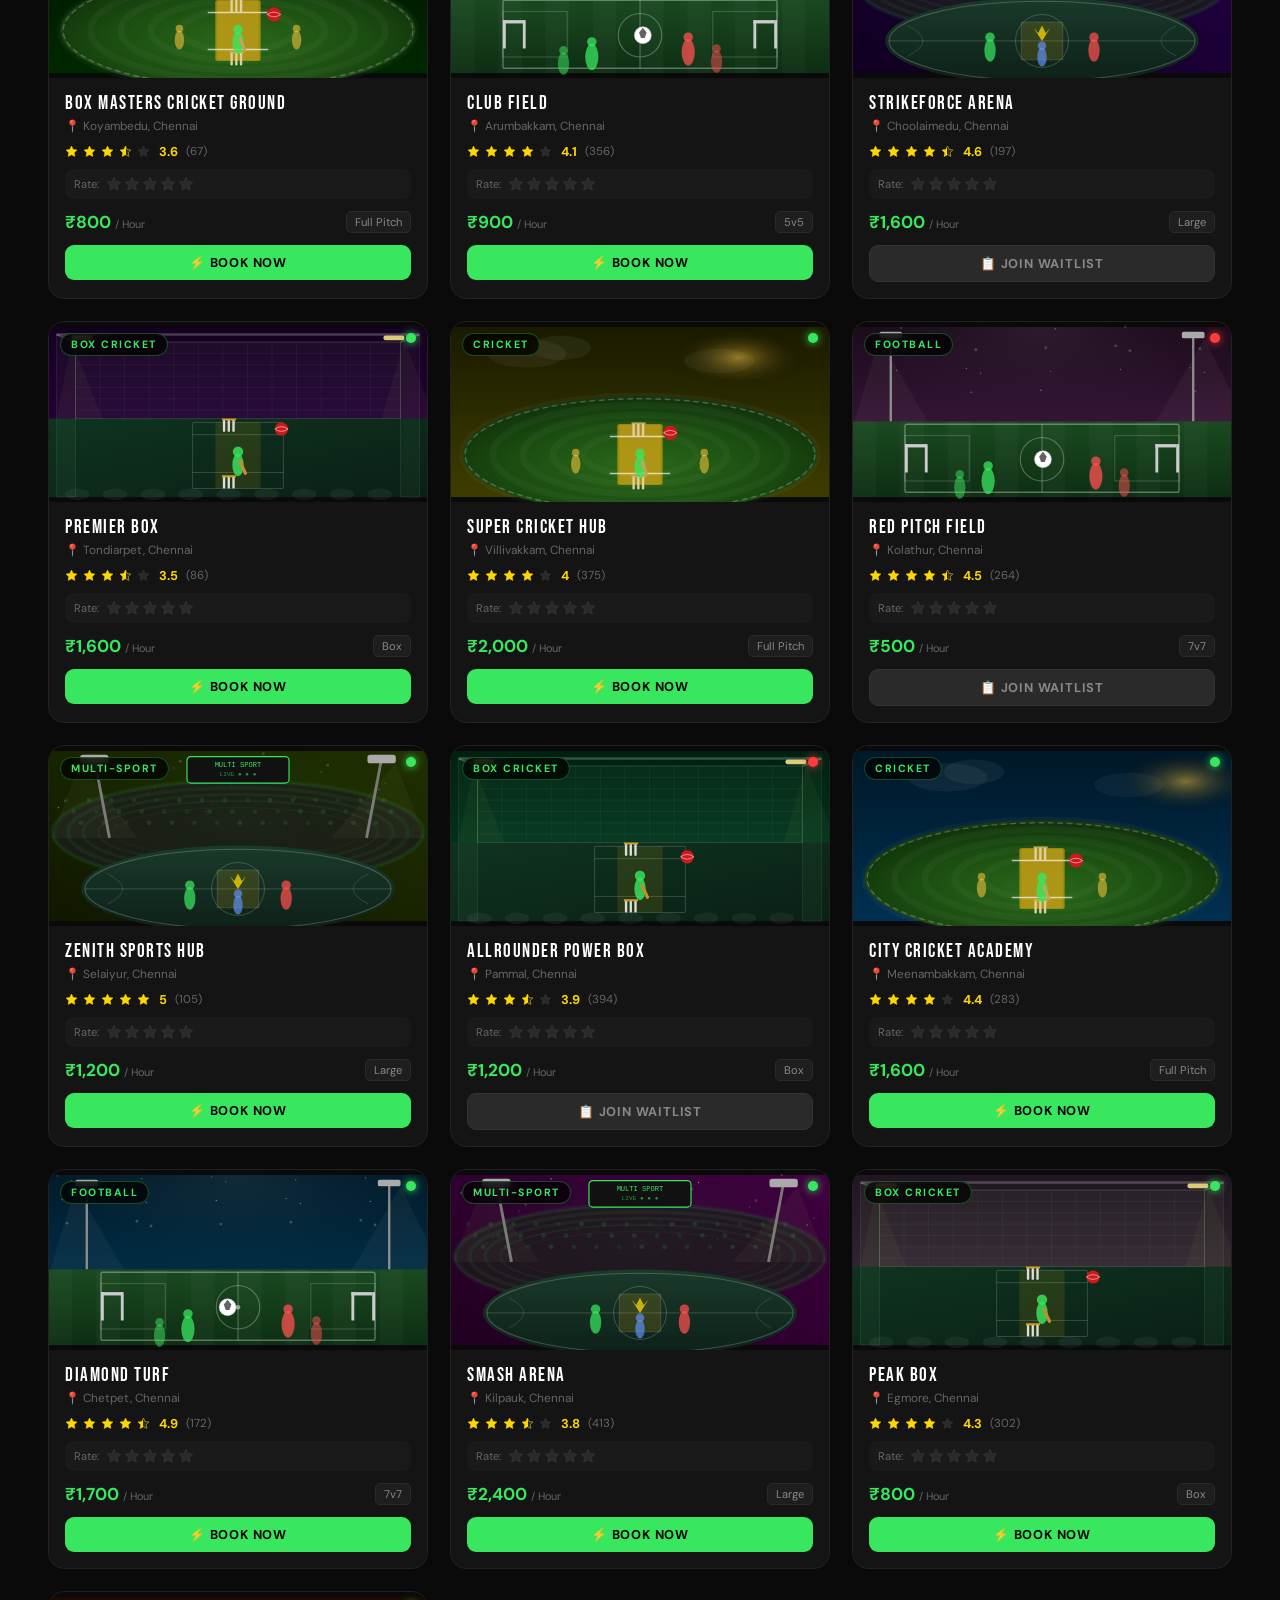
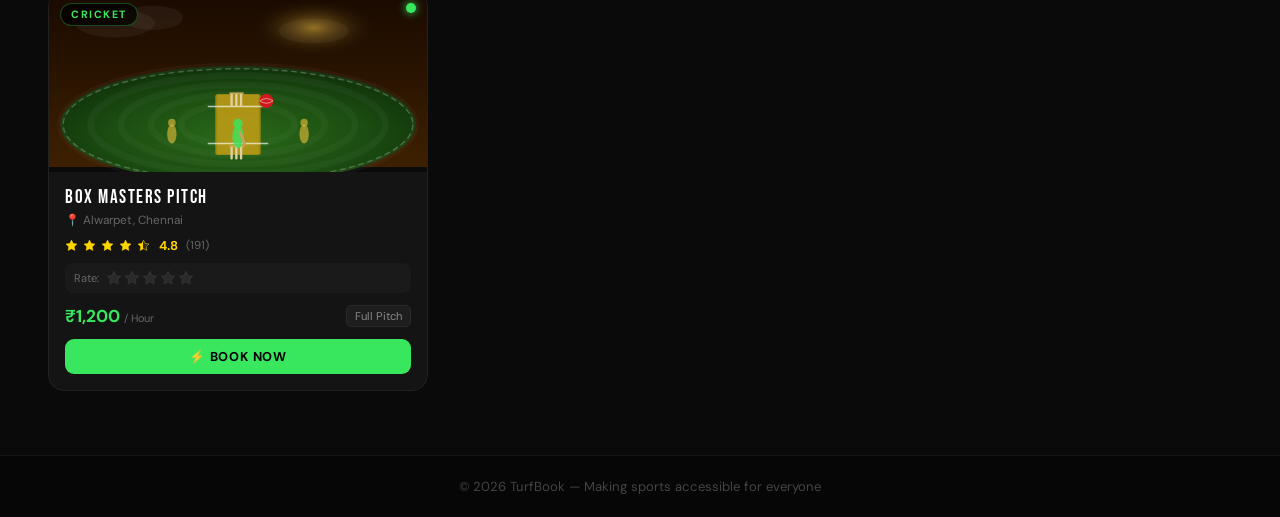
<file: html/turfs.html>
<!DOCTYPE html>
<html lang="en">
<head>
<meta charset="UTF-8">
<meta name="viewport" content="width=device-width, initial-scale=1.0">
<title>Turfs — TurfBook</title>
<link href="https://fonts.googleapis.com/css2?family=Bebas+Neue&family=DM+Sans:wght@400;500;600;700&display=swap" rel="stylesheet">
<style>
*{margin:0;padding:0;box-sizing:border-box}
:root{--green:#39e75f;--green2:#2fd154;--dark:#0a0a0a;--card:#141414;--border:#222;--muted:#666;--gold:#FFD700;}
body{background:var(--dark);font-family:'DM Sans',sans-serif;color:#e0e0e0;min-height:100vh;}
header{display:flex;justify-content:space-between;align-items:center;padding:14px 48px;background:#080808;border-bottom:1px solid var(--border);position:sticky;top:0;z-index:200;}
.logo{font-family:'Bebas Neue',sans-serif;font-size:2rem;color:var(--green);letter-spacing:3px;}
nav{display:flex;gap:2px;align-items:center;}
nav a{color:#888;padding:8px 14px;text-decoration:none;border-radius:7px;font-size:.875rem;font-weight:500;transition:color .2s;}
nav a:hover{color:#fff;}
nav a.active{color:var(--green);}
.login-btn{background:var(--green)!important;color:#000!important;font-weight:700!important;margin-left:8px;padding:8px 20px!important;border-radius:7px;}
.page-hero{position:relative;padding:52px 48px 36px;background:linear-gradient(180deg,#0d1a0d,#080808);border-bottom:1px solid #1a2a1a;}
.page-hero::before{content:'';position:absolute;inset:0;background:radial-gradient(ellipse 60% 80% at 50% 0%,rgba(57,231,95,.13),transparent 70%);pointer-events:none;}
.page-hero h1{font-family:'Bebas Neue',sans-serif;font-size:3.2rem;color:#fff;letter-spacing:4px;line-height:1;}
.page-hero h1 span{color:var(--green);}
.page-hero p{color:#888;margin-top:8px;font-size:.95rem;}
.hero-stats{display:flex;gap:32px;margin-top:24px;}
.stat-num{font-family:'Bebas Neue',sans-serif;font-size:1.6rem;color:var(--green);}
.stat-lbl{font-size:.72rem;color:var(--muted);text-transform:uppercase;letter-spacing:1px;}
.filter-bar{display:flex;align-items:center;gap:12px;flex-wrap:wrap;padding:16px 48px;background:#0d0d0d;border-bottom:1px solid var(--border);position:sticky;top:57px;z-index:150;}
.search-wrap{flex:1;min-width:200px;position:relative;}
.search-wrap input{width:100%;padding:10px 14px 10px 40px;background:#1a1a1a;border:1px solid var(--border);border-radius:9px;color:#fff;font-size:.875rem;outline:none;transition:border-color .2s;font-family:'DM Sans',sans-serif;}
.search-wrap input:focus{border-color:var(--green);}
.search-icon{position:absolute;left:13px;top:50%;transform:translateY(-50%);opacity:.4;pointer-events:none;}
.chips{display:flex;gap:8px;flex-wrap:wrap;}
.chip{padding:7px 16px;border:1px solid var(--border);border-radius:20px;background:transparent;color:#888;cursor:pointer;font-size:.82rem;font-family:'DM Sans',sans-serif;font-weight:500;transition:all .2s;white-space:nowrap;}
.chip:hover{border-color:var(--green);color:var(--green);}
.chip.on{background:var(--green);border-color:var(--green);color:#000;font-weight:700;}
.sort-sel{padding:9px 13px;background:#1a1a1a;border:1px solid var(--border);border-radius:9px;color:#888;font-size:.82rem;cursor:pointer;font-family:'DM Sans',sans-serif;outline:none;}
.sort-sel:focus{border-color:var(--green);}
.result-ct{color:var(--muted);font-size:.82rem;white-space:nowrap;}
.result-ct b{color:var(--green);}
.turfs-wrap{padding:32px 48px 64px;}
.turf-grid{display:grid;grid-template-columns:repeat(auto-fill,minmax(280px,1fr));gap:22px;}
.turf-card{background:var(--card);border:1px solid var(--border);border-radius:16px;overflow:hidden;transition:transform .28s,border-color .28s,box-shadow .28s;animation:fadeUp .5s both;}
.turf-card:hover{transform:translateY(-6px);border-color:var(--green);box-shadow:0 16px 48px rgba(57,231,95,.18);}
@keyframes fadeUp{from{opacity:0;transform:translateY(20px)}to{opacity:1;transform:translateY(0)}}
.card-visual{position:relative;height:180px;overflow:hidden;background:#0a0a0a;}
.card-visual svg{width:100%;height:100%;display:block;transition:transform .4s;}
.turf-card:hover .card-visual svg{transform:scale(1.05);}
.sport-tag{position:absolute;top:11px;left:11px;background:rgba(0,0,0,.72);backdrop-filter:blur(8px);color:var(--green);font-size:.66rem;font-weight:700;padding:4px 10px;border-radius:20px;letter-spacing:1.5px;text-transform:uppercase;border:1px solid rgba(57,231,95,.3);}
.avail-dot{position:absolute;top:11px;right:11px;width:10px;height:10px;border-radius:50%;background:var(--green);box-shadow:0 0 9px var(--green);}
.avail-dot.busy{background:#ff3b3b;box-shadow:0 0 9px #ff3b3b;}
.card-body{padding:14px 16px 16px;}
.card-title{font-family:'Bebas Neue',sans-serif;font-size:1.18rem;color:#fff;letter-spacing:1.5px;margin-bottom:3px;}
.card-loc{color:var(--muted);font-size:.74rem;margin-bottom:9px;}
.stars-row{display:flex;align-items:center;gap:5px;margin-bottom:9px;}
.user-rating-row{display:flex;align-items:center;gap:7px;margin-bottom:12px;padding:7px 9px;background:#1a1a1a;border-radius:8px;}
.user-label{font-size:.7rem;color:var(--muted);flex-shrink:0;}
.user-stars{display:flex;gap:2px;}
.rated-msg{font-size:.7rem;color:var(--green);margin-left:2px;display:none;}
.card-meta{display:flex;justify-content:space-between;align-items:center;margin-bottom:12px;}
.card-price{color:var(--green);font-size:1.08rem;font-weight:700;}
.card-price small{color:var(--muted);font-size:.68rem;font-weight:400;}
.card-size{font-size:.7rem;color:#888;background:#1e1e1e;padding:3px 8px;border-radius:5px;border:1px solid #2a2a2a;}
.book-btn{display:block;width:100%;padding:9px;background:var(--green);color:#000;font-weight:700;font-size:.8rem;text-align:center;text-decoration:none;border-radius:9px;letter-spacing:.8px;transition:background .2s,transform .12s;}
.book-btn:hover{background:var(--green2);transform:scale(.98);}
.book-btn.waitlist{background:#2a2a2a;color:#888;border:1px solid #333;}
@media(max-width:768px){header{padding:12px 20px;}.filter-bar,.turfs-wrap{padding-left:20px;padding-right:20px;}.page-hero{padding:36px 20px 28px;}nav a:not(.login-btn){display:none;}}
</style>
</head>
<body>
<header>
  <div class="logo">TurfBook</div>
  <nav>
    <a href="index.html">Home</a>
    <a href="turfs.html" class="active">Turfs</a>
    <a href="booking.html">Booking</a>
    <a href="contact.html">Contact</a>
    <a href="login.html" class="login-btn">Login</a>
  </nav>
</header>
<div class="page-hero">
  <h1>ALL <span>TURFS</span></h1>
  <p>Book the best sports venues across Chennai — instantly</p>
  <div class="hero-stats">
    <div class="stat"><div class="stat-num">100</div><div class="stat-lbl">Venues</div></div>
    <div class="stat"><div class="stat-num">4</div><div class="stat-lbl">Sports</div></div>
    <div class="stat"><div class="stat-num">&#8377;500</div><div class="stat-lbl">Starting</div></div>
    <div class="stat"><div class="stat-num">24/7</div><div class="stat-lbl">Booking</div></div>
  </div>
</div>
<div class="filter-bar">
  <div class="search-wrap">
    <span class="search-icon"><svg width="15" height="15" viewBox="0 0 24 24" fill="none" stroke="white" stroke-width="2.5"><circle cx="11" cy="11" r="7"/><line x1="16.5" y1="16.5" x2="22" y2="22"/></svg></span>
    <input type="text" id="searchInput" placeholder="Search turf name or area…" oninput="doFilter()">
  </div>
  <div class="chips">
    <button class="chip on" onclick="setChip('all',this)">All</button>
    <button class="chip" onclick="setChip('football',this)">⚽ Football</button>
    <button class="chip" onclick="setChip('cricket',this)">🏏 Cricket</button>
    <button class="chip" onclick="setChip('box cricket',this)">🟩 Box Cricket</button>
    <button class="chip" onclick="setChip('multi-sport',this)">🏆 Multi-Sport</button>
  </div>
  <select class="sort-sel" onchange="doSort(this.value)">
    <option value="">Sort: Default</option>
    <option value="pl">Price: Low to High</option>
    <option value="ph">Price: High to Low</option>
    <option value="rt">Top Rated</option>
  </select>
  <div class="result-ct">Showing <b id="cnt">100</b> turfs</div>
</div>
<div class="turfs-wrap"><div class="turf-grid" id="grid"></div></div>
<footer style="background:#060606;color:#444;text-align:center;padding:22px;border-top:1px solid #161616;font-size:.82rem;">© 2026 TurfBook — Making sports accessible for everyone</footer>

<script>
/* ═══════════════ SVG SCENE GENERATORS ═══════════════ */
const FBG=[['#0b3d1a','#1a6b33'],['#0a2e38','#1a5c6e'],['#1a1a0a','#3d3d0a'],['#1a0a1a','#4a1a4a'],['#0a1a3d','#1a3d6b'],['#1a2a10','#0a4020'],['#2a1a00','#4a3000'],['#001a2a','#003a5a'],['#1a001a','#3a003a'],['#001010','#002a2a']];
const CKG=[['#1a0a00','#3d2000'],['#001a1a','#003d3d'],['#1a1a00','#3d3d00'],['#0a001a','#20003d'],['#001a0a','#003d20'],['#2a1000','#5a2000'],['#001828','#003050'],['#180018','#380038'],['#001200','#002800'],['#1a0a10','#3a1a20']];
const BXG=[['#001520','#002d40'],['#150020','#300048'],['#200010','#480030'],['#152000','#2d4800'],['#101520','#20304a'],['#002010','#004028'],['#201000','#402800'],['#100020','#280048'],['#002010','#003820'],['#201520','#403040']];
const MSG=[['#100020','#240048'],['#001020','#002448'],['#001800','#003800'],['#200000','#480000'],['#101800','#203000'],['#002020','#004040'],['#201800','#403000'],['#000020','#000048'],['#200020','#400040'],['#001020','#003040']];

function svgF(s){const[b1,b2]=FBG[s%10];return`<svg viewBox="0 0 400 180" xmlns="http://www.w3.org/2000/svg"><defs><linearGradient id="fsk${s}" x1="0" y1="0" x2="0" y2="1"><stop offset="0%" stop-color="${b1}"/><stop offset="100%" stop-color="${b2}"/></linearGradient><linearGradient id="fgr${s}" x1="0" y1="0" x2="0" y2="1"><stop offset="0%" stop-color="#1a4a20"/><stop offset="100%" stop-color="#0d2e13"/></linearGradient><radialGradient id="fsp${s}" cx="50%" cy="0%" r="70%"><stop offset="0%" stop-color="rgba(255,255,255,0.07)"/><stop offset="100%" stop-color="transparent"/></radialGradient></defs><rect width="400" height="180" fill="url(#fsk${s})"/><rect width="400" height="180" fill="url(#fsp${s})"/>${Array.from({length:20},(_,i)=>`<circle cx="${(i*79+17+s*13)%400}" cy="${(i*23+5+s*7)%70}" r="${i%3==0?1.5:.7}" fill="white" opacity="${.2+.4*(i%3)/3}"/>`).join('')}<line x1="40" y1="8" x2="40" y2="100" stroke="#888" stroke-width="2.5"/><rect x="28" y="5" width="24" height="7" rx="2" fill="#aaa"/><line x1="360" y1="8" x2="360" y2="100" stroke="#888" stroke-width="2.5"/><rect x="348" y="5" width="24" height="7" rx="2" fill="#aaa"/><polygon points="28,12 82,105 0,105" fill="rgba(255,255,210,0.04)"/><polygon points="372,12 418,105 318,105" fill="rgba(255,255,210,0.04)"/><rect x="0" y="100" width="400" height="80" fill="url(#fgr${s})"/>${Array.from({length:8},(_,i)=>`<rect x="${i*50}" y="100" width="25" height="80" fill="rgba(255,255,255,0.025)"/>`).join('')}<rect x="55" y="103" width="290" height="72" rx="2" fill="none" stroke="rgba(255,255,255,0.32)" stroke-width="1.5"/><line x1="200" y1="103" x2="200" y2="175" stroke="rgba(255,255,255,0.28)" stroke-width="1.2"/><circle cx="200" cy="140" r="23" fill="none" stroke="rgba(255,255,255,0.28)" stroke-width="1.2"/><circle cx="200" cy="140" r="2.5" fill="rgba(255,255,255,.5)"/><rect x="55" y="115" width="68" height="48" fill="none" stroke="rgba(255,255,255,0.2)" stroke-width="1"/><rect x="277" y="115" width="68" height="48" fill="none" stroke="rgba(255,255,255,0.2)" stroke-width="1"/><rect x="55" y="124" width="3" height="30" fill="#ccc"/><rect x="55" y="124" width="22" height="3.5" fill="#ccc"/><rect x="76" y="124" width="3" height="30" fill="#ccc"/><rect x="342" y="124" width="3" height="30" fill="#ccc"/><rect x="320" y="124" width="22" height="3.5" fill="#ccc"/><rect x="320" y="124" width="3" height="30" fill="#ccc"/><circle cx="${180+s*7%40}" cy="140" r="9" fill="white" stroke="#bbb" stroke-width=".5"/><polygon points="${180+s*7%40},132 ${184+s*7%40},137 ${182+s*7%40},143 ${178+s*7%40},143 ${176+s*7%40},137" fill="#222" opacity=".7"/><ellipse cx="${140+s%20}" cy="163" rx="7" ry="14" fill="rgba(57,231,95,.75)"/><circle cx="${140+s%20}" cy="147" r="5" fill="rgba(57,231,95,.75)"/><ellipse cx="${260-s%20}" cy="158" rx="7" ry="14" fill="rgba(255,80,80,.75)"/><circle cx="${260-s%20}" cy="142" r="5" fill="rgba(255,80,80,.75)"/><ellipse cx="${110+s%15}" cy="170" rx="6" ry="12" fill="rgba(57,231,95,.5)"/><circle cx="${110+s%15}" cy="156" r="4.5" fill="rgba(57,231,95,.5)"/><ellipse cx="${290-s%15}" cy="168" rx="6" ry="12" fill="rgba(255,80,80,.5)"/><circle cx="${290-s%15}" cy="154" r="4.5" fill="rgba(255,80,80,.5)"/></svg>`;}

function svgC(s){const[b1,b2]=CKG[s%10];return`<svg viewBox="0 0 400 180" xmlns="http://www.w3.org/2000/svg"><defs><radialGradient id="cov${s}" cx="50%" cy="60%" r="65%"><stop offset="0%" stop-color="#2a6a1a"/><stop offset="60%" stop-color="#1a4a10"/><stop offset="100%" stop-color="#0d2a08"/></radialGradient><linearGradient id="csk${s}" x1="0" y1="0" x2="0" y2="1"><stop offset="0%" stop-color="${b1}"/><stop offset="100%" stop-color="${b2}"/></linearGradient><radialGradient id="csu${s}" cx="${70+s*3}%" cy="18%" r="18%"><stop offset="0%" stop-color="rgba(255,200,60,.5)"/><stop offset="100%" stop-color="transparent"/></radialGradient></defs><rect width="400" height="180" fill="url(#csk${s})"/><rect width="400" height="180" fill="url(#csu${s})"/><ellipse cx="${70+s*5}" cy="28" rx="42" ry="15" fill="rgba(255,255,255,.05)"/><ellipse cx="${110+s*3}" cy="22" rx="32" ry="13" fill="rgba(255,255,255,.05)"/><ellipse cx="${280+s*2}" cy="36" rx="37" ry="13" fill="rgba(255,255,255,.04)"/><ellipse cx="200" cy="135" rx="188" ry="62" fill="url(#cov${s})"/>${Array.from({length:5},(_,i)=>`<ellipse cx="200" cy="135" rx="${188-i*32}" ry="${62-i*10}" fill="none" stroke="rgba(255,255,255,.03)" stroke-width="7"/>`).join('')}<ellipse cx="200" cy="135" rx="185" ry="59" fill="none" stroke="rgba(255,255,255,.22)" stroke-width="1.5" stroke-dasharray="6 4"/><rect x="176" y="103" width="48" height="64" rx="2" fill="#b8960c" opacity=".8"/><rect x="178" y="103" width="44" height="64" rx="1" fill="#c4a020" opacity=".45"/><line x1="168" y1="116" x2="232" y2="116" stroke="white" stroke-width="1.5" opacity=".65"/><line x1="168" y1="155" x2="232" y2="155" stroke="white" stroke-width="1.5" opacity=".65"/><rect x="192" y="102" width="2.5" height="14" fill="#e0d0a0" rx="1"/><rect x="197" y="102" width="2.5" height="14" fill="#e0d0a0" rx="1"/><rect x="202" y="102" width="2.5" height="14" fill="#e0d0a0" rx="1"/><line x1="191" y1="102" x2="206" y2="102" stroke="#d0b060" stroke-width="2" opacity=".9"/><rect x="192" y="158" width="2.5" height="14" fill="#e0d0a0" rx="1"/><rect x="197" y="158" width="2.5" height="14" fill="#e0d0a0" rx="1"/><rect x="202" y="158" width="2.5" height="14" fill="#e0d0a0" rx="1"/><line x1="191" y1="158" x2="206" y2="158" stroke="#d0b060" stroke-width="2" opacity=".9"/><ellipse cx="200" cy="148" rx="6" ry="12" fill="rgba(57,231,95,.8)"/><circle cx="200" cy="134" r="5" fill="rgba(57,231,95,.8)"/><rect x="203" y="141" width="3" height="17" rx="1.5" fill="#c8a060" transform="rotate(-22 205 149)"/><circle cx="${230+s%20}" cy="${110+s%10}" r="7.5" fill="#cc1a1a"/><path d="M${223+s%20},${110+s%10} Q${230+s%20},${105+s%10} ${237+s%20},${110+s%10}" fill="none" stroke="white" stroke-width=".9" opacity=".6"/><path d="M${223+s%20},${110+s%10} Q${230+s%20},${115+s%10} ${237+s%20},${110+s%10}" fill="none" stroke="white" stroke-width=".9" opacity=".6"/><ellipse cx="${130+s%20}" cy="145" rx="5" ry="10" fill="rgba(255,200,60,.55)"/><circle cx="${130+s%20}" cy="133" r="4" fill="rgba(255,200,60,.55)"/><ellipse cx="${270-s%20}" cy="145" rx="5" ry="10" fill="rgba(255,200,60,.55)"/><circle cx="${270-s%20}" cy="133" r="4" fill="rgba(255,200,60,.55)"/></svg>`;}

function svgB(s){const[b1,b2]=BXG[s%10];return`<svg viewBox="0 0 400 180" xmlns="http://www.w3.org/2000/svg"><defs><linearGradient id="bsk${s}" x1="0" y1="0" x2="0" y2="1"><stop offset="0%" stop-color="${b1}"/><stop offset="100%" stop-color="${b2}"/></linearGradient><linearGradient id="bfl${s}" x1="0" y1="0" x2="1" y2="1"><stop offset="0%" stop-color="#0f3320"/><stop offset="100%" stop-color="#0a2015"/></linearGradient></defs><rect width="400" height="180" fill="url(#bsk${s})"/><rect x="0" y="97" width="400" height="83" fill="url(#bfl${s})"/><rect x="28" y="16" width="344" height="81" fill="rgba(160,210,160,.05)" stroke="rgba(160,220,160,.18)" stroke-width="1"/>${Array.from({length:13},(_,i)=>`<line x1="${28+i*26}" y1="16" x2="${28+i*26}" y2="97" stroke="rgba(140,210,140,.1)" stroke-width=".7"/>`).join('')}${Array.from({length:7},(_,i)=>`<line x1="28" y1="${16+i*12}" x2="372" y2="${16+i*12}" stroke="rgba(140,210,140,.1)" stroke-width=".7"/>`).join('')}<polygon points="28,16 28,180 8,180 8,8" fill="rgba(140,210,140,.04)" stroke="rgba(140,210,140,.13)" stroke-width="1"/><polygon points="372,16 372,180 392,180 392,8" fill="rgba(140,210,140,.04)" stroke="rgba(140,210,140,.13)" stroke-width="1"/><line x1="8" y1="8" x2="392" y2="8" stroke="rgba(200,200,200,.28)" stroke-width="2.5"/><line x1="8" y1="8" x2="28" y2="16" stroke="rgba(200,200,200,.22)" stroke-width="2"/><line x1="392" y1="8" x2="372" y2="16" stroke="rgba(200,200,200,.22)" stroke-width="2"/><rect x="152" y="101" width="96" height="70" rx="1" fill="none" stroke="rgba(255,255,255,.18)" stroke-width="1"/><line x1="152" y1="114" x2="248" y2="114" stroke="rgba(255,255,255,.18)" stroke-width="1"/><line x1="152" y1="154" x2="248" y2="154" stroke="rgba(255,255,255,.18)" stroke-width="1"/><rect x="176" y="101" width="48" height="70" fill="rgba(200,160,20,.14)"/><rect x="184" y="98" width="2.5" height="13" fill="#ddd" rx="1"/><rect x="189" y="98" width="2.5" height="13" fill="#ddd" rx="1"/><rect x="194" y="98" width="2.5" height="13" fill="#ddd" rx="1"/><line x1="183" y1="98" x2="198" y2="98" stroke="#c8a020" stroke-width="2"/><rect x="184" y="158" width="2.5" height="13" fill="#ddd" rx="1"/><rect x="189" y="158" width="2.5" height="13" fill="#ddd" rx="1"/><rect x="194" y="158" width="2.5" height="13" fill="#ddd" rx="1"/><line x1="183" y1="158" x2="198" y2="158" stroke="#c8a020" stroke-width="2"/><ellipse cx="200" cy="146" rx="6" ry="12" fill="rgba(57,231,95,.82)"/><circle cx="200" cy="132" r="5.5" fill="rgba(57,231,95,.82)"/><rect x="203" y="140" width="3.5" height="17" rx="1.5" fill="#c09030" transform="rotate(-25 205 148)"/><circle cx="${245+s%15}" cy="${107+s%8}" r="7" fill="#cc1a1a"/><path d="M${238+s%15},${107+s%8} Q${245+s%15},${102+s%8} ${252+s%15},${107+s%8}" fill="none" stroke="white" stroke-width=".9" opacity=".6"/><path d="M${238+s%15},${107+s%8} Q${245+s%15},${112+s%8} ${252+s%15},${107+s%8}" fill="none" stroke="white" stroke-width=".9" opacity=".6"/><rect x="24" y="9" width="22" height="5" rx="2" fill="#ffee88" opacity=".85"/><rect x="354" y="9" width="22" height="5" rx="2" fill="#ffee88" opacity=".85"/><polygon points="24,14 56,97 8,97" fill="rgba(255,238,100,.035)"/><polygon points="376,14 408,97 352,97" fill="rgba(255,238,100,.035)"/>${Array.from({length:9},(_,i)=>`<ellipse cx="${30+i*40}" cy="177" rx="13" ry="6" fill="rgba(255,255,255,.05)"/>`).join('')}</svg>`;}

function svgM(s){const[b1,b2]=MSG[s%10];return`<svg viewBox="0 0 400 180" xmlns="http://www.w3.org/2000/svg"><defs><linearGradient id="msk${s}" x1="0" y1="1" x2="1" y2="0"><stop offset="0%" stop-color="${b1}"/><stop offset="100%" stop-color="${b2}"/></linearGradient><linearGradient id="mgr${s}" x1="0" y1="0" x2="0" y2="1"><stop offset="0%" stop-color="#1a3a2a"/><stop offset="100%" stop-color="#0d2018"/></linearGradient><radialGradient id="mgl${s}" cx="50%" cy="40%" r="60%"><stop offset="0%" stop-color="rgba(57,231,95,.1)"/><stop offset="100%" stop-color="transparent"/></radialGradient></defs><rect width="400" height="180" fill="url(#msk${s})"/><rect width="400" height="180" fill="url(#mgl${s})"/>${Array.from({length:24},(_,i)=>`<circle cx="${(i*61+23+s*7)%400}" cy="${(i*19+7+s*3)%80}" r="${i%4==0?1.5:.7}" fill="white" opacity="${.15+.45*(i%4)/4}"/>`).join('')}<ellipse cx="200" cy="86" rx="196" ry="54" fill="rgba(28,28,28,.75)" stroke="rgba(57,231,95,.1)" stroke-width="1"/>${Array.from({length:5},(_,i)=>`<ellipse cx="200" cy="86" rx="${196-i*16}" ry="${54-i*7}" fill="none" stroke="rgba(57,231,95,.06)" stroke-width="${5-i}"/>`).join('')}${Array.from({length:44},(_,i)=>`<circle cx="${18+i*8}" cy="${52+(i%3)*12}" r="2.5" fill="rgba(57,231,95,${.08+.08*(i%4)/4})"/>`).join('')}<ellipse cx="200" cy="146" rx="166" ry="46" fill="url(#mgr${s})"/><ellipse cx="200" cy="146" rx="162" ry="42" fill="none" stroke="rgba(255,255,255,.2)" stroke-width="1.2"/><line x1="38" y1="146" x2="362" y2="146" stroke="rgba(255,255,255,.18)" stroke-width="1"/><circle cx="200" cy="146" r="28" fill="none" stroke="rgba(255,255,255,.2)" stroke-width="1"/><rect x="178" y="126" width="44" height="40" rx="1" fill="rgba(200,160,20,.18)" stroke="rgba(255,255,255,.18)" stroke-width=".8"/><path d="M${58+s%5},130 Q${90+s%5},146 ${58+s%5},162" fill="none" stroke="rgba(255,255,255,.14)" stroke-width="1"/><path d="M${342-s%5},130 Q${310-s%5},146 ${342-s%5},162" fill="none" stroke="rgba(255,255,255,.14)" stroke-width="1"/><path d="M196,138 L200,130 L204,138 L208,133 L200,146 L192,133 Z" fill="rgba(255,215,0,.75)" stroke="rgba(255,215,0,.3)" stroke-width=".5"/><ellipse cx="${145+s%15}" cy="156" rx="6" ry="12" fill="rgba(57,231,95,.72)"/><circle cx="${145+s%15}" cy="142" r="5" fill="rgba(57,231,95,.72)"/><ellipse cx="${255-s%15}" cy="156" rx="6" ry="12" fill="rgba(255,80,80,.72)"/><circle cx="${255-s%15}" cy="142" r="5" fill="rgba(255,80,80,.72)"/><ellipse cx="200" cy="163" rx="5" ry="10" fill="rgba(100,150,255,.65)"/><circle cx="200" cy="151" r="4.5" fill="rgba(100,150,255,.65)"/><line x1="48" y1="8" x2="64" y2="92" stroke="#777" stroke-width="3"/><rect x="33" y="4" width="30" height="9" rx="3" fill="#aaa"/><line x1="352" y1="8" x2="336" y2="92" stroke="#777" stroke-width="3"/><rect x="337" y="4" width="30" height="9" rx="3" fill="#aaa"/><polygon points="33,13 94,92 2,92" fill="rgba(255,248,170,.035)"/><polygon points="367,13 298,92 398,92" fill="rgba(255,248,170,.035)"/><rect x="146" y="6" width="108" height="28" rx="4" fill="#111" stroke="#39e75f" stroke-width="1.2"/><text x="200" y="17" text-anchor="middle" font-family="monospace" font-size="7.5" fill="#39e75f">MULTI SPORT</text><text x="200" y="27" text-anchor="middle" font-family="monospace" font-size="6.5" fill="rgba(57,231,95,.6)">LIVE  ●  ●  ●</text></svg>`;}

function makeSVG(sport,id){const s=id%10;if(sport==='football')return svgF(s);if(sport==='cricket')return svgC(s);if(sport==='box cricket')return svgB(s);return svgM(s);}

/* ═══════════════ 100 TURFS DATA ═══════════════ */
const areas=['Anna Nagar','T Nagar','Velachery','Porur','Adyar','Guindy','Tambaram','Chromepet','Nungambakkam','Sholinganallur','OMR','ECR','Perambur','Kodambakkam','Royapettah','Pallavaram','Ambattur','Avadi','Poonamallee','Nanganallur','Thiruvanmiyur','Palavakkam','Virugambakkam','West Mambalam','Medavakkam','Madipakkam','Perungudi','Karapakkam','Kottivakkam','Thoraipakkam','Mylapore','Alwarpet','Egmore','Kilpauk','Chetpet','Saidapet','Alandur','Meenambakkam','Pammal','Selaiyur','Korattur','Padi','Kolathur','Villivakkam','Tondiarpet','Periyamet','Vepery','Choolaimedu','Arumbakkam','Koyambedu'];
const sports=['football','cricket','box cricket','multi-sport'];
const sportEmoji={'football':'⚽','cricket':'🏏','box cricket':'🟩','multi-sport':'🏆'};
const sizes={'football':['5v5','7v7','11v11'],'cricket':['Half Pitch','Full Pitch'],'box cricket':['Box','Mini Box'],'multi-sport':['Full','Large']};
const names=['Green Field','City','Elite','Thunder','Champions','Pro','Night Riders','Smash','Premier','Galaxy','Strike Zone','Powerplay','United Sports','Ace','Red Pitch','Box Blast','Victory','Spin Masters','Turf Kingdom','Flash','Century','Box Masters','Goal Rush','Legends','Sunrise','Grand Slam','Blitz','StrikeForce','Allrounder','Moonlight','Phoenix','Royal','Golden','Silver Star','Diamond','Platinum','Neon','Turbo','Rapid','Swift','Power Play','Super','Mega','Ultra','Alpha','Omega','Nova','Zenith','Peak','Summit','Arena','Ground','Zone','Hub','Club','Sports Park','Field','Pitch','Court','Center'];
const suffixes={'football':['Turf','Ground','Arena','FC','Field','Zone'],'cricket':['Cricket Ground','Cricket Club','Pitch','Cricket Academy','Cricket Hub'],'box cricket':['Box','Box Arena','Box Club','Smash Zone','Power Box'],'multi-sport':['Sports Hub','Arena','Sports Center','Sports Club','Multi Arena']};

function rnd(min,max){return Math.floor(Math.random()*((max-min)+1))+min;}
function rndF(min,max,dec){return parseFloat((Math.random()*(max-min)+min).toFixed(dec));}

// Seeded pseudo-random for consistent data
function seeded(seed,max){return((seed*1103515245+12345)&0x7fffffff)%max;}

const TURFS=Array.from({length:100},(_,i)=>{
  const id=i+1;
  const sport=sports[seeded(id*7,4)];
  const area=areas[seeded(id*13,50)];
  const nameBase=names[seeded(id*17,names.length)];
  const suffix=suffixes[sport][seeded(id*23,suffixes[sport].length)];
  const basePrice={'football':500,'cricket':700,'box cricket':600,'multi-sport':900}[sport];
  const price=basePrice+seeded(id*31,16)*100;
  const rating=parseFloat((3.5+seeded(id*41,16)*0.1).toFixed(1));
  const cnt=50+seeded(id*53,400);
  const avail=seeded(id*67,10)>2;
  const sizeArr=sizes[sport];
  const size=sizeArr[seeded(id*79,sizeArr.length)];
  return{id,name:`${nameBase} ${suffix}`,loc:area,sport,price,size,rating:Math.min(rating,5.0),cnt,avail};
});

/* ═══════════════ STAR WIDGETS ═══════════════ */
function renderStars(rating){
  let h='';
  for(let i=1;i<=5;i++){
    const full=rating>=i,half=!full&&rating>=i-.5;
    const fill=full?'#FFD700':half?'url(#hg)':'#2a2a2a';
    const stk=full||half?'#FFD700':'#3a3a3a';
    h+=`<svg width="13" height="13" viewBox="0 0 24 24"><polygon points="12,2 15.09,8.26 22,9.27 17,14.14 18.18,21.02 12,17.77 5.82,21.02 7,14.14 2,9.27 8.91,8.26" fill="${fill}" stroke="${stk}" stroke-width="1"/></svg>`;
  }
  return h;
}
function uStarsHTML(id){
  let h='';
  for(let i=1;i<=5;i++){
    h+=`<svg width="16" height="16" viewBox="0 0 24 24" style="cursor:pointer;transition:transform .12s;" onmouseover="hU(${id},${i})" onmouseout="uhU(${id})" onclick="pU(${id},${i})"><polygon points="12,2 15.09,8.26 22,9.27 17,14.14 18.18,21.02 12,17.77 5.82,21.02 7,14.14 2,9.27 8.91,8.26" fill="#2a2a2a" stroke="#3a3a3a" stroke-width="1"/></svg>`;
  }
  return h;
}
function setUStars(id,n,picked){
  const row=document.querySelector(`.us[data-id="${id}"]`);
  if(!row)return;
  [...row.querySelectorAll('svg')].forEach((s,i)=>{
    const p=s.querySelector('polygon');
    const lit=i<n;
    p.setAttribute('fill',lit?'#FFD700':'#2a2a2a');
    p.setAttribute('stroke',lit?'#FFD700':'#3a3a3a');
    s.style.transform=lit?'scale(1.2)':'scale(1)';
  });
}
function hU(id,n){setUStars(id,n,false);}
function uhU(id){const row=document.querySelector(`.us[data-id="${id}"]`);if(!row)return;setUStars(id,parseInt(row.dataset.p||0),true);}
function pU(id,n){
  const row=document.querySelector(`.us[data-id="${id}"]`);
  if(!row)return;
  row.dataset.p=n;
  setUStars(id,n,true);
  const msg=row.parentElement.querySelector('.rm');
  if(msg){msg.style.display='inline';msg.textContent=n===5?'🎉 Amazing!':n>=4?'👍 Great!':n>=3?'😊 Good':n>=2?'😐 Fair':'😞 Poor';}
}

/* ═══════════════ CARD ═══════════════ */
function cardHTML(t,idx){
  return `<div class="turf-card" data-sport="${t.sport}" data-price="${t.price}" data-rating="${t.rating}" style="animation-delay:${(idx%15)*.04}s">
    <div class="card-visual">${makeSVG(t.sport,t.id)}<div class="sport-tag">${t.sport.toUpperCase()}</div><div class="avail-dot ${t.avail?'':'busy'}" title="${t.avail?'Slots available':'Fully booked'}"></div></div>
    <div class="card-body">
      <div class="card-title">${t.name}</div>
      <div class="card-loc">&#128205; ${t.loc}, Chennai</div>
      <div class="stars-row">${renderStars(t.rating)}<span style="font-size:.8rem;font-weight:700;color:#FFD700;margin-left:4px;">${t.rating}</span><span style="font-size:.72rem;color:var(--muted);margin-left:3px;">(${t.cnt})</span></div>
      <div class="user-rating-row">
        <span class="user-label">Rate:</span>
        <div class="us user-stars" data-id="${t.id}" data-p="0">${uStarsHTML(t.id)}</div>
        <span class="rm rated-msg"></span>
      </div>
      <div class="card-meta">
        <div class="card-price">&#8377;${t.price.toLocaleString()} <small>/ Hour</small></div>
        <div class="card-size">${t.size}</div>
      </div>
      <a href="booking.html?turf=${encodeURIComponent(t.name)}" class="book-btn ${t.avail?'':'waitlist'}">${t.avail?'&#9889; BOOK NOW':'&#128203; JOIN WAITLIST'}</a>
    </div>
  </div>`;
}

/* ═══════════════ FILTER / SORT / RENDER ═══════════════ */
let fSport='all',fSort='',fSearch='';
function render(){
  let list=[...TURFS];
  if(fSport!=='all')list=list.filter(t=>t.sport===fSport);
  if(fSearch){const q=fSearch.toLowerCase();list=list.filter(t=>t.name.toLowerCase().includes(q)||t.loc.toLowerCase().includes(q));}
  if(fSort==='pl')list.sort((a,b)=>a.price-b.price);
  else if(fSort==='ph')list.sort((a,b)=>b.price-a.price);
  else if(fSort==='rt')list.sort((a,b)=>b.rating-a.rating);
  document.getElementById('cnt').textContent=list.length;
  const g=document.getElementById('grid');
  if(!list.length){g.innerHTML=`<div style="grid-column:1/-1;text-align:center;padding:80px 20px;color:#444"><div style="font-size:3rem;margin-bottom:14px">&#128269;</div><h3 style="color:#555;margin-bottom:8px">No turfs found</h3><p style="font-size:.9rem">Try adjusting your search or filters</p></div>`;return;}
  g.innerHTML=list.map((t,i)=>cardHTML(t,i)).join('');
}
function setChip(val,el){fSport=val;document.querySelectorAll('.chip').forEach(c=>c.classList.remove('on'));el.classList.add('on');render();}
function doFilter(){fSearch=document.getElementById('searchInput').value;render();}
function doSort(v){fSort=v;render();}

// Half-star gradient def (injected into page)
document.body.insertAdjacentHTML('afterbegin','<svg width="0" height="0" style="position:absolute"><defs><linearGradient id="hg" x1="0" x2="1" y1="0" y2="0"><stop offset="50%" stop-color="#FFD700"/><stop offset="50%" stop-color="#2a2a2a"/></linearGradient></defs></svg>');

render();
</script>
</body>
</html>
</file>
<file: css/style.css>
:root {
  --bg: #0a0a0a;
  --surface: #141414;
  --surface2: #1e1e1e;
  --border: #2a2a2a;
  --text: #f0f0f0;
  --text-muted: #888;
  --accent: #39e75f;
  --accent-dark: #22c142;
  --accent-glow: rgba(57, 231, 95, 0.15);
  --white: #ffffff;
  --font-display: 'Bebas Neue', cursive;
  --font-body: 'DM Sans', sans-serif;
  --radius: 10px;
  --transition: 0.25s ease;
}

*,
*::before,
*::after {
  box-sizing: border-box;
  margin: 0;
  padding: 0;
}

html {
  scroll-behavior: smooth;
}

body {
  background: var(--bg);
  color: var(--text);
  font-family: var(--font-body);
  font-size: 16px;
  line-height: 1.6;
  -webkit-font-smoothing: antialiased;
}

/* ── SCROLLBAR ── */
::-webkit-scrollbar {
  width: 6px;
}

::-webkit-scrollbar-track {
  background: var(--bg);
}

::-webkit-scrollbar-thumb {
  background: var(--accent);
  border-radius: 3px;
}

/* ── HEADER ── */
.header {
  position: fixed;
  top: 0;
  left: 0;
  right: 0;
  z-index: 100;
  display: flex;
  align-items: center;
  justify-content: space-between;
  padding: 0 48px;
  height: 68px;
  background: rgba(10, 10, 10, 0.92);
  backdrop-filter: blur(16px);
  border-bottom: 1px solid var(--border);
}

.logo {
  font-family: var(--font-display);
  font-size: 1.8rem;
  letter-spacing: 2px;
  color: var(--white);
  text-decoration: none;
}

.logo span {
  color: var(--accent);
}

.logo.large {
  font-size: 2.4rem;
}

.nav {
  display: flex;
  align-items: center;
  gap: 8px;
}

.nav-link {
  color: var(--text-muted);
  text-decoration: none;
  font-size: 0.9rem;
  font-weight: 500;
  padding: 6px 14px;
  border-radius: 6px;
  transition: color var(--transition), background var(--transition);
}

.nav-link:hover,
.nav-link.active {
  color: var(--text);
  background: var(--surface2);
}

.nav-link.active {
  color: var(--accent);
}

.nav-cta {
  color: var(--bg);
  background: var(--accent);
  text-decoration: none;
  font-size: 0.9rem;
  font-weight: 600;
  padding: 8px 20px;
  border-radius: 6px;
  transition: background var(--transition), transform var(--transition);
  margin-left: 8px;
}

.nav-cta:hover {
  background: var(--accent-dark);
  transform: translateY(-1px);
}

.hamburger {
  display: none;
  background: none;
  border: none;
  color: var(--text);
  font-size: 1.4rem;
  cursor: pointer;
}

/* ── BUTTONS ── */
.btn-primary {
  display: inline-block;
  background: var(--accent);
  color: var(--bg);
  font-family: var(--font-body);
  font-weight: 700;
  font-size: 0.95rem;
  padding: 14px 30px;
  border: none;
  border-radius: var(--radius);
  cursor: pointer;
  text-decoration: none;
  transition: background var(--transition), transform var(--transition), box-shadow var(--transition);
}

.btn-primary:hover {
  background: var(--accent-dark);
  transform: translateY(-2px);
  box-shadow: 0 8px 24px var(--accent-glow);
}

.btn-primary.small {
  padding: 9px 18px;
  font-size: 0.85rem;
}

.btn-primary.full-width {
  width: 100%;
  text-align: center;
}

.btn-outline {
  display: inline-block;
  background: transparent;
  color: var(--text);
  font-weight: 600;
  font-size: 0.95rem;
  padding: 13px 28px;
  border: 1.5px solid var(--border);
  border-radius: var(--radius);
  text-decoration: none;
  transition: border-color var(--transition), color var(--transition);
}

.btn-outline:hover {
  border-color: var(--accent);
  color: var(--accent);
}

/* ── HERO ── */
.hero {
  position: relative;
  height: 100vh;
  display: flex;
  flex-direction: column;
  justify-content: center;
  overflow: hidden;
  background:
    linear-gradient(160deg, rgba(0, 0, 0, 0.85) 0%, rgba(0, 0, 0, 0.5) 60%, rgba(0, 0, 0, 0.9) 100%),
    url('https://images.unsplash.com/photo-1459865264687-595d652de67e?w=1600&q=80') center / cover no-repeat;
  padding: 0 48px;
  padding-top: 68px;
}

.hero-overlay {
  position: absolute;
  inset: 0;
  background: radial-gradient(ellipse at top left, rgba(57, 231, 95, 0.08) 0%, transparent 60%);
  pointer-events: none;
}

.hero-content {
  position: relative;
  z-index: 2;
  max-width: 640px;
}

.hero-badge {
  display: inline-block;
  background: var(--accent-glow);
  border: 1px solid rgba(57, 231, 95, 0.3);
  color: var(--accent);
  font-size: 0.8rem;
  font-weight: 600;
  padding: 6px 14px;
  border-radius: 100px;
  margin-bottom: 24px;
  letter-spacing: 0.5px;
}

.hero-title {
  font-family: var(--font-display);
  font-size: clamp(5rem, 12vw, 9rem);
  line-height: 0.9;
  letter-spacing: 2px;
  color: var(--white);
  margin-bottom: 20px;
}

.hero-title span {
  color: var(--accent);
}

.hero-sub {
  font-size: 1.05rem;
  color: var(--text-muted);
  font-weight: 400;
  margin-bottom: 36px;
  letter-spacing: 1px;
}

.hero-actions {
  display: flex;
  gap: 14px;
  flex-wrap: wrap;
}

.hero-stat-strip {
  position: absolute;
  bottom: 0;
  left: 0;
  right: 0;
  z-index: 2;
  display: flex;
  align-items: center;
  justify-content: center;
  gap: 0;
  background: rgba(20, 20, 20, 0.85);
  backdrop-filter: blur(8px);
  border-top: 1px solid var(--border);
  padding: 20px 48px;
}

.stat {
  text-align: center;
  padding: 0 40px;
}

.stat-num {
  display: block;
  font-family: var(--font-display);
  font-size: 2.2rem;
  color: var(--accent);
  letter-spacing: 1px;
}

.stat-label {
  font-size: 0.8rem;
  color: var(--text-muted);
  text-transform: uppercase;
  letter-spacing: 1px;
}

.stat-divider {
  width: 1px;
  height: 40px;
  background: var(--border);
}

/* ── SECTION COMMON ── */
.section-label {
  font-size: 0.75rem;
  font-weight: 700;
  text-transform: uppercase;
  letter-spacing: 3px;
  color: var(--accent);
  margin-bottom: 12px;
}

.section-title {
  font-family: var(--font-display);
  font-size: clamp(2rem, 5vw, 3.5rem);
  line-height: 1.05;
  color: var(--white);
  margin-bottom: 48px;
}

/* ── FEATURES ── */
.features {
  padding: 100px 48px;
  text-align: center;
  max-width: 1200px;
  margin: 0 auto;
}

.features-grid {
  display: grid;
  grid-template-columns: repeat(auto-fit, minmax(220px, 1fr));
  gap: 20px;
}

.feature-card {
  background: var(--surface);
  border: 1px solid var(--border);
  border-radius: 14px;
  padding: 36px 28px;
  text-align: left;
  transition: border-color var(--transition), transform var(--transition);
}

.feature-card:hover {
  border-color: var(--accent);
  transform: translateY(-4px);
}

.feature-icon {
  font-size: 2rem;
  margin-bottom: 16px;
}

.feature-card h3 {
  font-size: 1.1rem;
  font-weight: 600;
  color: var(--white);
  margin-bottom: 8px;
}

.feature-card p {
  font-size: 0.9rem;
  color: var(--text-muted);
  line-height: 1.6;
}

/* ── SPORTS STRIP ── */
.sports-strip {
  display: flex;
  gap: 20px;
  overflow: hidden;
  padding: 24px 0;
  background: var(--surface);
  border-top: 1px solid var(--border);
  border-bottom: 1px solid var(--border);
  white-space: nowrap;
  animation: marquee 18s linear infinite;
}

@keyframes marquee {
  0% {
    transform: translateX(0);
  }
  100% {
    transform: translateX(-50%);
  }
}

.sport-tag {
  flex-shrink: 0;
  font-family: var(--font-display);
  font-size: 1.4rem;
  letter-spacing: 2px;
  color: var(--text-muted);
  padding: 0 24px;
  border-right: 1px solid var(--border);
}

/* ── CTA BAND ── */
.cta-band {
  padding: 100px 48px;
  text-align: center;
  background: radial-gradient(ellipse at center, rgba(57, 231, 95, 0.08) 0%, transparent 70%);
  border-top: 1px solid var(--border);
}

.cta-band h2 {
  font-family: var(--font-display);
  font-size: clamp(2.5rem, 6vw, 4rem);
  color: var(--white);
  margin-bottom: 12px;
}

.cta-band p {
  color: var(--text-muted);
  margin-bottom: 32px;
  font-size: 1.05rem;
}

/* ── FOOTER ── */
.footer {
  background: var(--surface);
  border-top: 1px solid var(--border);
  padding: 40px 48px;
}

.footer-inner {
  max-width: 1200px;
  margin: 0 auto;
  display: flex;
  align-items: center;
  justify-content: space-between;
  flex-wrap: wrap;
  gap: 20px;
}

.footer-brand {
  font-family: var(--font-display);
  font-size: 1.5rem;
  color: var(--white);
}

.footer-brand span {
  color: var(--accent);
}

.footer-nav {
  display: flex;
  gap: 24px;
}

.footer-nav a {
  color: var(--text-muted);
  text-decoration: none;
  font-size: 0.9rem;
  transition: color var(--transition);
}

.footer-nav a:hover {
  color: var(--accent);
}

.footer-copy {
  color: var(--text-muted);
  font-size: 0.85rem;
}

/* ── PAGE HERO (SHORT) ── */
.page-hero.short-hero {
  position: relative;
  height: 300px;
  display: flex;
  align-items: flex-end;
  padding: 48px;
  padding-top: 68px;
  overflow: hidden;
  background:
    linear-gradient(180deg, rgba(0, 0, 0, 0.6) 0%, rgba(0, 0, 0, 0.85) 100%),
    url('https://images.unsplash.com/photo-1529900748604-07564a03e7a6?w=1400&q=80') center / cover no-repeat;
}

.hero-overlay {
  position: absolute;
  inset: 0;
  background: radial-gradient(ellipse at top left, rgba(57, 231, 95, 0.06) 0%, transparent 60%);
}

.page-hero-content {
  position: relative;
  z-index: 2;
}

.page-title {
  font-family: var(--font-display);
  font-size: clamp(2.5rem, 6vw, 4.5rem);
  color: var(--white);
  line-height: 1;
  margin: 8px 0;
}

.page-hero-content p {
  color: var(--text-muted);
}

/* ── FORM STYLES ── */
.form-heading {
  font-family: var(--font-display);
  font-size: 2rem;
  color: var(--white);
  letter-spacing: 1px;
  margin-bottom: 4px;
}

.form-sub {
  color: var(--text-muted);
  margin-bottom: 28px;
  font-size: 0.9rem;
}

.booking-form {
  display: flex;
  flex-direction: column;
  gap: 16px;
}

.form-group {
  display: flex;
  flex-direction: column;
  gap: 6px;
}

.form-group label {
  font-size: 0.82rem;
  font-weight: 600;
  color: var(--text-muted);
  text-transform: uppercase;
  letter-spacing: 1px;
}

.form-row {
  display: grid;
  grid-template-columns: 1fr 1fr;
  gap: 16px;
}

input,
select,
textarea {
  background: var(--surface2);
  border: 1px solid var(--border);
  border-radius: 8px;
  color: var(--text);
  font-family: var(--font-body);
  font-size: 0.95rem;
  padding: 12px 16px;
  outline: none;
  transition: border-color var(--transition), box-shadow var(--transition);
  width: 100%;
}

input:focus,
select:focus,
textarea:focus {
  border-color: var(--accent);
  box-shadow: 0 0 0 3px var(--accent-glow);
}

input::placeholder,
textarea::placeholder {
  color: #555;
}

select option {
  background: var(--surface2);
}

/* ── SPORT RADIO ── */
.sport-select-row {
  display: flex;
  gap: 12px;
  flex-wrap: wrap;
}

.sport-option {
  display: flex;
  align-items: center;
  cursor: pointer;
}

.sport-option input[type=radio] {
  display: none;
}

.sport-option span {
  background: var(--surface2);
  border: 1.5px solid var(--border);
  border-radius: 8px;
  padding: 10px 18px;
  font-size: 0.9rem;
  font-weight: 500;
  color: var(--text-muted);
  transition: all var(--transition);
}

.sport-option input:checked + span {
  border-color: var(--accent);
  color: var(--accent);
  background: var(--accent-glow);
}

/* ── BOOKING SECTION ── */
.booking-section {
  max-width: 1100px;
  margin: 0 auto;
  padding: 64px 48px;
}

.booking-layout {
  display: grid;
  grid-template-columns: 1fr 340px;
  gap: 40px;
}

.booking-form-wrap {
  background: var(--surface);
  border: 1px solid var(--border);
  border-radius: 16px;
  padding: 40px;
}

.booking-info {
  display: flex;
  flex-direction: column;
  gap: 24px;
}

.booking-info h3 {
  font-family: var(--font-display);
  font-size: 1.6rem;
  color: var(--white);
}

.info-list {
  list-style: none;
  display: flex;
  flex-direction: column;
  gap: 12px;
}

.info-list li {
  font-size: 0.9rem;
  color: var(--text-muted);
}

.info-list li strong {
  color: var(--text);
}

.info-card {
  background: var(--surface);
  border: 1px solid var(--border);
  border-radius: 12px;
  padding: 20px;
}

.info-card-label {
  font-size: 0.78rem;
  font-weight: 700;
  text-transform: uppercase;
  letter-spacing: 1px;
  color: var(--text-muted);
  margin-bottom: 14px;
}

.slots-row {
  display: flex;
  flex-wrap: wrap;
  gap: 8px;
}

.slot {
  font-size: 0.78rem;
  font-weight: 600;
  padding: 6px 12px;
  border-radius: 6px;
}

.slot.available {
  background: rgba(57, 231, 95, 0.1);
  color: var(--accent);
  border: 1px solid rgba(57, 231, 95, 0.25);
}

.slot.booked {
  background: rgba(255, 80, 80, 0.1);
  color: #ff6060;
  border: 1px solid rgba(255, 80, 80, 0.2);
}

.slot-legend {
  display: flex;
  gap: 14px;
  align-items: center;
  font-size: 0.78rem;
  color: var(--text-muted);
  margin-top: 12px;
}

.dot {
  width: 8px;
  height: 8px;
  border-radius: 50%;
  display: inline-block;
}

.dot.green {
  background: var(--accent);
}

.dot.red {
  background: #ff6060;
}

/* ── BOOKING SUMMARY ── */
.booking-summary {
  grid-column: 1;
  background: var(--surface);
  border: 1px solid var(--accent);
  border-radius: 16px;
  padding: 48px 40px;
  text-align: center;
  animation: fadeUp 0.4s ease;
}

@keyframes fadeUp {
  from {
    opacity: 0;
    transform: translateY(16px);
  }
  to {
    opacity: 1;
    transform: translateY(0);
  }
}

.summary-icon {
  font-size: 3rem;
  margin-bottom: 16px;
}

.booking-summary h3 {
  font-family: var(--font-display);
  font-size: 2rem;
  color: var(--accent);
  margin-bottom: 24px;
}

.summary-details {
  background: var(--surface2);
  border-radius: 10px;
  padding: 20px 24px;
  text-align: left;
  font-size: 0.95rem;
  color: var(--text-muted);
  line-height: 2;
}

.summary-details strong {
  color: var(--text);
}

/* ── TURFS SECTION ── */
.turfs-section {
  max-width: 1200px;
  margin: 0 auto;
  padding: 64px 48px;
}

.turf-filters {
  display: flex;
  gap: 10px;
  margin-bottom: 36px;
  flex-wrap: wrap;
}

.filter-btn {
  background: var(--surface2);
  border: 1px solid var(--border);
  color: var(--text-muted);
  font-family: var(--font-body);
  font-size: 0.85rem;
  font-weight: 600;
  padding: 8px 20px;
  border-radius: 100px;
  cursor: pointer;
  transition: all var(--transition);
}

.filter-btn:hover,
.filter-btn.active {
  background: var(--accent);
  border-color: var(--accent);
  color: var(--bg);
}

.turf-grid {
  display: grid;
  grid-template-columns: repeat(auto-fill, minmax(300px, 1fr));
  gap: 24px;
}

.turf-card {
  background: var(--surface);
  border: 1px solid var(--border);
  border-radius: 14px;
  overflow: hidden;
  transition: border-color var(--transition), transform var(--transition);
}

.turf-card:hover {
  border-color: var(--accent);
  transform: translateY(-4px);
}

.turf-img-wrap {
  position: relative;
}

.turf-img {
  width: 100%;
  height: 200px;
  object-fit: cover;
  display: block;
}

.turf-badge {
  position: absolute;
  top: 12px;
  right: 12px;
  background: var(--accent);
  color: var(--bg);
  font-size: 0.72rem;
  font-weight: 700;
  padding: 4px 10px;
  border-radius: 100px;
  text-transform: uppercase;
  letter-spacing: 0.5px;
}

.turf-badge.premium {
  background: #f5c518;
}

.turf-badge.elite {
  background: #b66dff;
}

.turf-info {
  padding: 20px;
}

.turf-tags {
  display: flex;
  gap: 6px;
  margin-bottom: 10px;
}

.tag {
  background: var(--surface2);
  border: 1px solid var(--border);
  color: var(--text-muted);
  font-size: 0.72rem;
  font-weight: 600;
  padding: 3px 10px;
  border-radius: 4px;
}

.turf-name {
  font-size: 1.1rem;
  font-weight: 700;
  color: var(--white);
  margin-bottom: 4px;
}

.turf-location {
  font-size: 0.85rem;
  color: var(--text-muted);
  margin-bottom: 12px;
}

.turf-meta {
  display: flex;
  justify-content: space-between;
  align-items: center;
  margin-bottom: 16px;
}

.turf-rating {
  font-size: 0.82rem;
  color: #f5c518;
}

.turf-rating em {
  color: var(--text-muted);
  font-style: normal;
}

.turf-availability {
  font-size: 0.78rem;
  color: var(--accent);
  font-weight: 600;
}

.turf-footer {
  display: flex;
  justify-content: space-between;
  align-items: center;
}

.turf-price {
  font-family: var(--font-display);
  font-size: 1.5rem;
  color: var(--white);
}

.turf-price span {
  font-family: var(--font-body);
  font-size: 0.8rem;
  color: var(--text-muted);
}

/* ── CONTACT SECTION ── */
.contact-section {
  max-width: 1100px;
  margin: 0 auto;
  padding: 64px 48px;
}

.contact-layout {
  display: grid;
  grid-template-columns: 320px 1fr;
  gap: 48px;
}

.contact-info h3 {
  font-family: var(--font-display);
  font-size: 1.8rem;
  color: var(--white);
  margin-bottom: 28px;
}

.contact-item {
  display: flex;
  gap: 16px;
  margin-bottom: 24px;
  align-items: flex-start;
}

.ci-icon {
  font-size: 1.4rem;
  width: 40px;
  flex-shrink: 0;
}

.contact-item strong {
  display: block;
  font-size: 0.82rem;
  text-transform: uppercase;
  letter-spacing: 1px;
  color: var(--text-muted);
  margin-bottom: 2px;
}

.contact-item p {
  font-size: 0.95rem;
  color: var(--text);
}

.contact-form-wrap {
  background: var(--surface);
  border: 1px solid var(--border);
  border-radius: 16px;
  padding: 40px;
}

/* ── AUTH / SPLIT SCREEN ── */
body.auth-page {
  background: var(--bg);
  overflow: hidden;
}

.auth-split {
  display: grid;
  grid-template-columns: 420px 1fr;
  height: 100vh;
}

.auth-brand-panel {
  background: var(--accent);
  display: flex;
  flex-direction: column;
  justify-content: flex-end;
  padding: 48px;
  position: relative;
  overflow: hidden;
}

.auth-brand-panel .logo {
  color: var(--bg);
}

.auth-brand-panel .logo span {
  color: rgba(0, 0, 0, 0.4);
}

.auth-tagline {
  color: rgba(0, 0, 0, 0.65);
  font-size: 1rem;
  margin-top: 8px;
  font-weight: 400;
}

.auth-bg-text {
  position: absolute;
  bottom: -30px;
  left: -10px;
  font-family: var(--font-display);
  font-size: 14rem;
  color: rgba(0, 0, 0, 0.08);
  line-height: 1;
  pointer-events: none;
  letter-spacing: -4px;
}

.auth-form-panel {
  display: flex;
  align-items: center;
  justify-content: center;
  overflow-y: auto;
  padding: 40px;
}

.auth-form-wrap {
  width: 100%;
  max-width: 420px;
}

.form-options {
  display: flex;
  justify-content: space-between;
  align-items: center;
}

.remember {
  display: flex;
  gap: 8px;
  align-items: center;
  color: var(--text-muted);
  font-size: 0.85rem;
  cursor: pointer;
}

.remember input {
  width: auto;
}

.forgot {
  font-size: 0.85rem;
  color: var(--accent);
  text-decoration: none;
}

.forgot:hover {
  text-decoration: underline;
}

.auth-switch {
  text-align: center;
  font-size: 0.88rem;
  color: var(--text-muted);
  margin-top: 16px;
}

.auth-switch a {
  color: var(--accent);
  text-decoration: none;
  font-weight: 600;
}

/* ── RESPONSIVE ── */
@media (max-width: 900px) {
  .header {
    padding: 0 24px;
  }

  .nav {
    display: none;
    position: absolute;
    top: 68px;
    left: 0;
    right: 0;
    flex-direction: column;
    background: var(--surface);
    padding: 20px;
    border-bottom: 1px solid var(--border);
    gap: 4px;
  }

  .nav.open {
    display: flex;
  }

  .hamburger {
    display: block;
  }

  .hero {
    padding: 0 24px;
  }

  .hero-stat-strip {
    padding: 16px 24px;
  }

  .stat {
    padding: 0 20px;
  }

  .booking-layout {
    grid-template-columns: 1fr;
  }

  .contact-layout {
    grid-template-columns: 1fr;
  }

  .auth-split {
    grid-template-columns: 1fr;
    height: auto;
  }

  .auth-brand-panel {
    display: none;
  }

  body.auth-page {
    overflow: auto;
  }

  .auth-form-panel {
    min-height: 100vh;
  }

  .form-row {
    grid-template-columns: 1fr;
  }

  .footer-inner {
    flex-direction: column;
    text-align: center;
  }

  .features,
  .turfs-section,
  .booking-section,
  .contact-section {
    padding: 48px 24px;
  }
}
</file>
